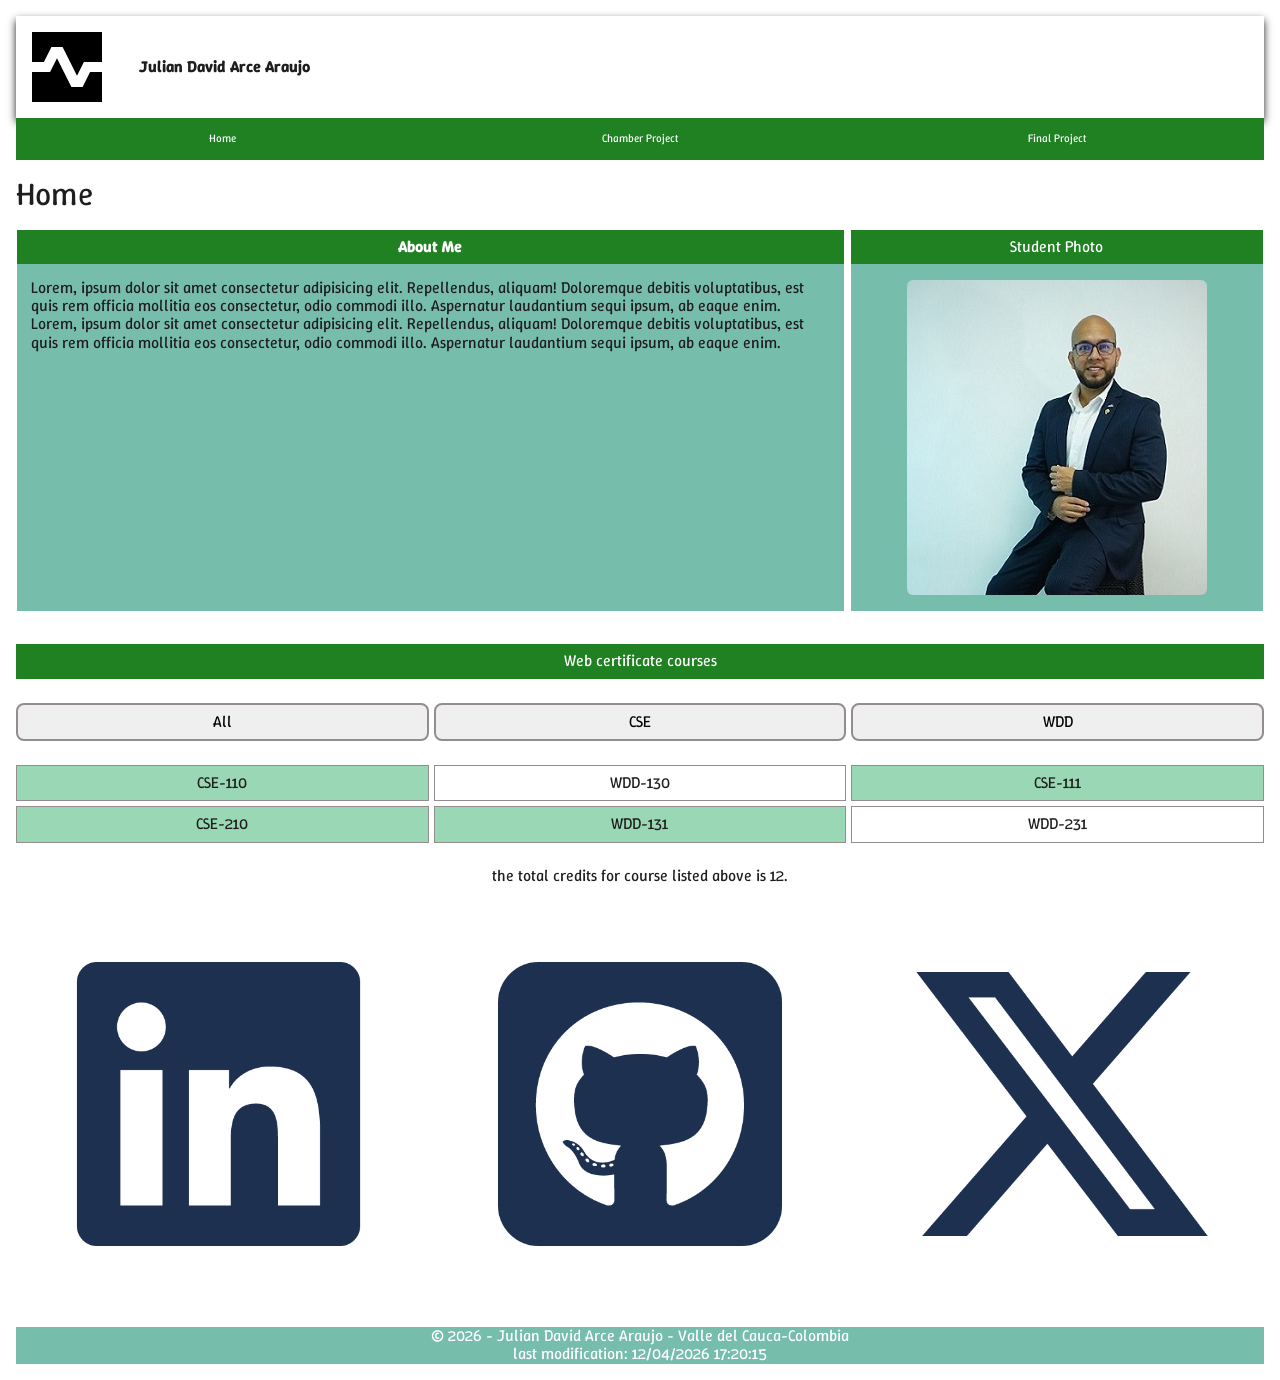
<file: index.html>
<!doctype html>
<html lang="en">
  <head>
    <meta charset="UTF-8" />
    <meta name="viewport" content="width=device-width, initial-scale=1.0" />
    <meta
      name="description"
      content="Portfolio page for Julian David Arce Araujo, showcasing BYU Pathway WDD 231 projects, web design skills, and course achievements."
    />
    <meta
      property="og:url"
      content="https://julianarce1995.github.io/wdd231/"
    />
    <meta property="og:type" content="website" />
    <meta
      property="og:title"
      content="BYU Pathway - Portfolio of Julian David Arce Araujo"
    />
    <meta
      property="og:description"
      content="Julian David's WDD 231 portfolio: final projects, web design skills, and course achievements."
    />
    <meta
      property="og:image"
      content="https://julianarce1995.github.io/wdd231/images/julian-arce.jpg"
    />
    <link rel="preconnect" href="https://fonts.googleapis.com" />
    <link rel="preconnect" href="https://fonts.gstatic.com" crossorigin />
    <link
      href="https://fonts.googleapis.com/css2?family=Archivo:ital,wght@0,100..900;1,100..900&family=Exo+2:ital,wght@0,100..900;1,100..900&family=Open+Sans:ital,wght@0,300..800;1,300..800&family=Space+Grotesk:wght@300..700&family=Winky+Sans:ital,wght@0,453;1,453&display=swap"
      rel="stylesheet"
    />
    <link rel="stylesheet" href="styles/normalize.css" />
    <link rel="stylesheet" href="styles/large.css" />
    <link rel="stylesheet" href="styles/small.css" />
    <script src="scripts/navigation.js" defer></script>
    <script src="scripts/course.js" defer></script>
    <script src="scripts/date.js" defer></script>
    <title>BYU Pathway</title>
  </head>
  <body>
    <header class="header">
      <div class="header-title">
        <img
          src="images/julian-arce-logo.svg"
          alt="Julian Arce Photo"
          loading="lazy"
        />
        <span>Julian David Arce Araujo</span>
        <div>
          <button type="button" id="menu"></button>
        </div>
      </div>
      <nav class="navbar">
        <ul class="navigation">
          <li><a class="p-1" href="/">Home</a></li>
          <li><a class="p-1" href="chamber.html">Chamber Project</a></li>
          <li>
            <a class="p-1" href="finalproject/index.html">Final Project</a>
          </li>
        </ul>
      </nav>
    </header>
    <main>
      <h1 class="home-title">Home</h1>
      <div class="home-content">
        <section class="about-me">
          <h2 class="about-me-title">About Me</h2>
          <p class="p-1">
            Lorem, ipsum dolor sit amet consectetur adipisicing elit.
            Repellendus, aliquam! Doloremque debitis voluptatibus, est quis rem
            officia mollitia eos consectetur, odio commodi illo. Aspernatur
            laudantium sequi ipsum, ab eaque enim. Lorem, ipsum dolor sit amet
            consectetur adipisicing elit. Repellendus, aliquam! Doloremque
            debitis voluptatibus, est quis rem officia mollitia eos consectetur,
            odio commodi illo. Aspernatur laudantium sequi ipsum, ab eaque enim.
          </p>
        </section>
        <section class="student-info">
          <h2>Student Photo</h2>
          <div>
            <img
              src="images/julian-arce.jpg"
              alt="Student Photo"
              loading="lazy"
            />
          </div>
        </section>
      </div>
      <section class="courses">
        <h2 class="course-title">Web certificate courses</h2>
        <div class="course-buttons">
          <button id="all-courses" class="border-2">All</button>
          <button id="cse-courses" class="border-2">CSE</button>
          <button id="wdd-courses" class="border-2">WDD</button>
        </div>
        <div id="course-names" class="course-name"></div>
        <p>
          the total credits for course listed above is
          <span id="total-credits"></span>.
        </p>
      </section>
    </main>
    <footer>
      <section class="footer-images">
        <a href="https://www.linkedin.com/in/julian-david-arce-araujo/">
          <img
            src="images/linkedin-brands-solid.png"
            alt="Julian Arce Photon"
            loading="lazy"
          />
        </a>
        <a href="https://github.com/julianarce1995/wdd231">
          <img
            src="images/square-github-brands-solid.png"
            alt="Julian Arce Photon"
            loading="lazy"
          />
        </a>
        <a href="https://x.com/?lang=es&q=from%3Ajulianarce1995">
          <img
            src="images/x-twitter-brands-solid.png"
            alt="Julian Arce Photon"
            loading="lazy"
          />
        </a>
      </section>
      <section class="footer-info">
        <p>
          ©
          <span id="currentyear"></span>
          - Julian David Arce Araujo - Valle del Cauca-Colombia
        </p>
        <span id="lastModified"></span>
      </section>
    </footer>
  </body>
</html>
</file>
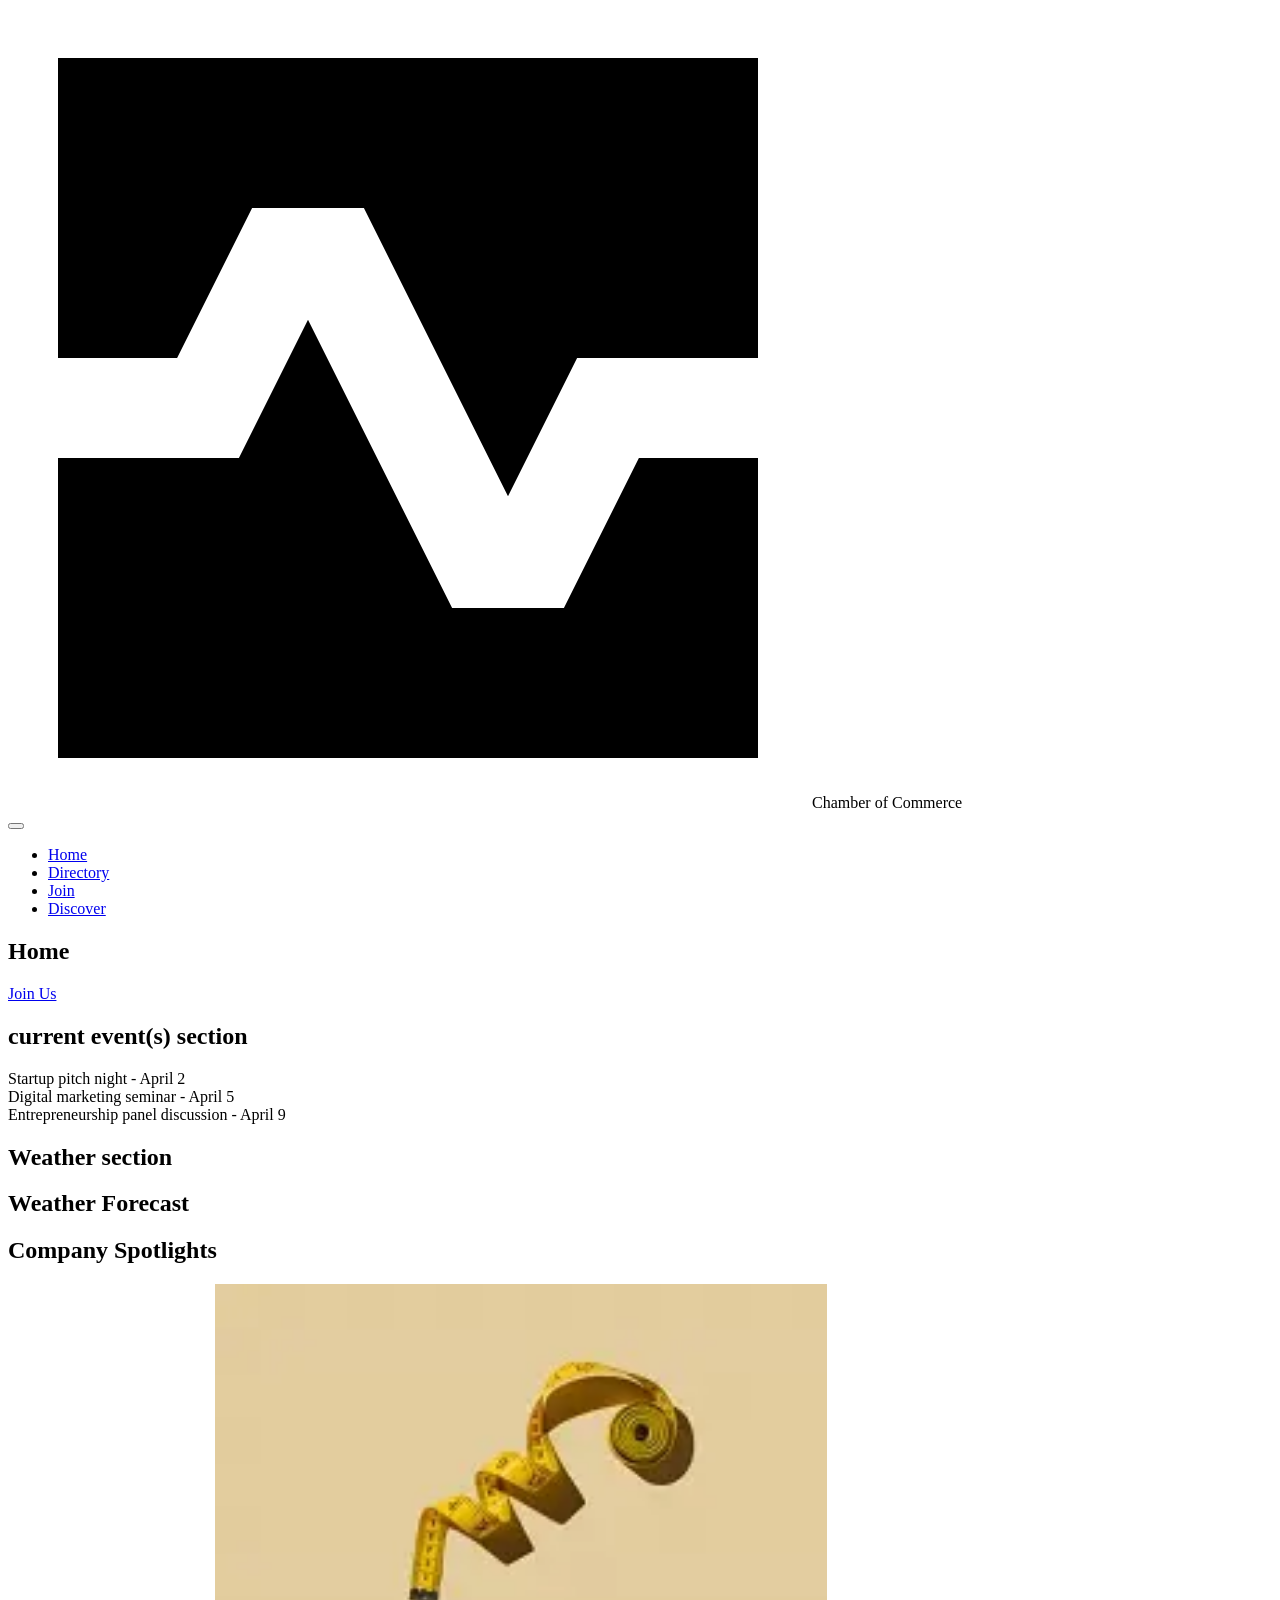
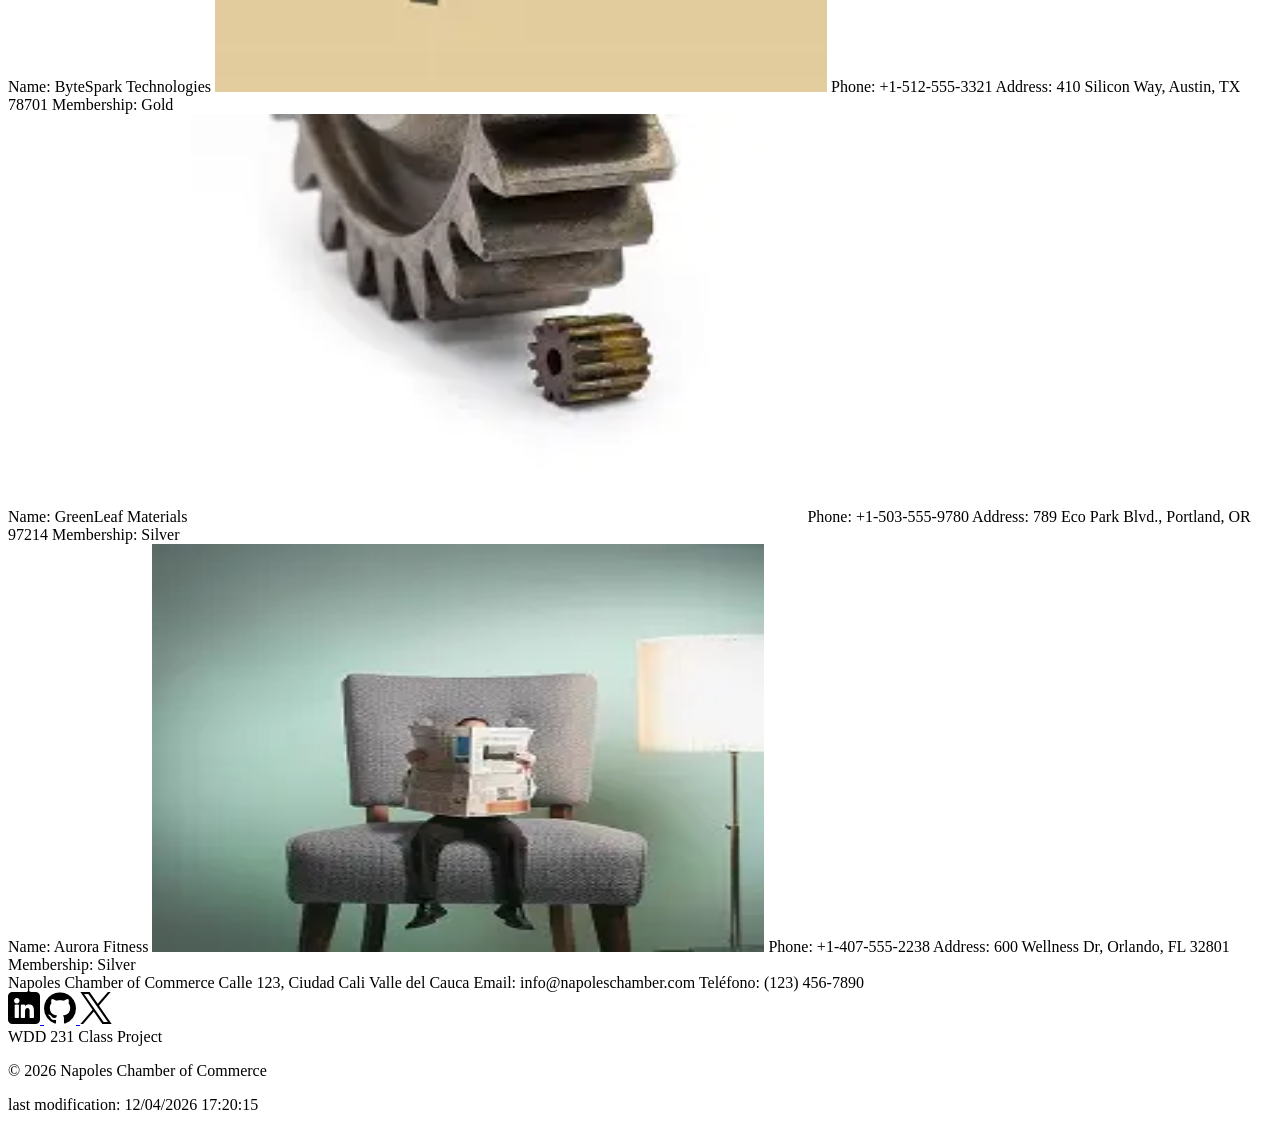
<file: chamber/index.html>
<!doctype html>
<html lang="en">
  <head>
    <meta charset="UTF-8" />
    <meta name="viewport" content="width=device-width, initial-scale=1.0" />
    <meta
      name="description"
      content="chamber project home page for BYU Pathway WDD 231, showcasing web design skills and course achievements."
    />
    <meta name="author" content="Julian David Arce Araujo" />
    <meta
      property="og:url"
      content="https://julianarce1995.github.io/wdd231/chamber/directory.html"
    />
    <meta property="og:type" content="website" />
    <meta
      property="og:title"
      content="Napoles Chamber Directory | BYU Pathway WDD231"
    />
    <meta
      property="og:description"
      content="Discover Napoles Chamber members and their contact information."
    />
    <meta
      property="og:image"
      content="https://julianarce1995.github.io/wdd231/chamber/images/yandy-subary.jpg"
    />
    <link rel="preconnect" href="https://fonts.googleapis.com" />
    <link rel="preconnect" href="https://fonts.gstatic.com" crossorigin />
    <link
      href="https://fonts.googleapis.com/css2?family=Archivo:ital,wght@0,100..900;1,100..900&family=Exo+2:ital,wght@0,100..900;1,100..900&family=Open+Sans:ital,wght@0,300..800;1,300..800&family=Space+Grotesk:wght@300..700&family=Winky+Sans:ital,wght@0,453;1,453&display=swap"
      rel="stylesheet"
    />
    <link rel="icon" href="images/favicon.ico" />
    <link
      rel="preload"
      href="styles/normalize.css"
      onload="this.rel = 'stylesheet'"
    />
    <noscript><link rel="stylesheet" href="styles/normalize.css" /></noscript>
    <link
      rel="preload"
      href="styles/normalize.css"
      onload="this.rel = 'stylesheet'"
    />
    <noscript><link rel="stylesheet" href="styles/normalize.css" /></noscript>
    <link
      rel="preload"
      href="styles/small.css"
      onload="this.rel = 'stylesheet'"
    />
    <noscript><link rel="stylesheet" href="styles/small.css" /></noscript>
    <link
      rel="preload"
      href="styles/large.css"
      onload="this.rel = 'stylesheet'"
    />
    <noscript><link rel="stylesheet" href="styles/large.css" /></noscript>
    <script src="scripts/company.js" defer></script>
    <script src="scripts/events.js" defer></script>
    <script src="scripts/weather.js" defer></script>
    <script src="scripts/date.js" defer></script>
    <script src="scripts/navigation.js" defer></script>
    <title>Home | Chamber of Commerce</title>
  </head>
  <body>
    <header class="header">
      <div class="header-title">
        <img
          src="images/julian-arce-logo.svg"
          alt="Julian Arce Photo"
          loading="lazy"
        />
        <span>Chamber of Commerce</span>
      </div>
      <div class="menu">
        <button
          type="button"
          id="menu"
          aria-label="Toggle navigation menu"
          aria-expanded="false"
          aria-controls="navigation"
        ></button>
      </div>
      <nav class="navbar">
        <ul class="navigation">
          <li><a class="p-1 active" href="index.html">Home</a></li>
          <li><a class="p-1" href="directory.html">Directory</a></li>
          <li><a class="p-1" href="join.html">Join</a></li>
          <li><a class="p-1" href="discover.html">Discover</a></li>
        </ul>
      </nav>
    </header>
    <main>
      <section class="home">
        <div
          class="hero-image"
          role="img"
          aria-label="Vista representativa de Napoles y su comunidad empresarial local"
        >
          <h1>Home</h1>
          <a href="join.html" class="button">Join Us</a>
        </div>
      </section>
      <div class="container">
        <section class="current-event">
          <h2>current event(s) section</h2>
          <div id="current-event"></div>
        </section>
        <section class="weather-section">
          <h2>Weather section</h2>
          <div id="weather-section"></div>
        </section>
        <section class="weather-forecast">
          <h2>Weather Forecast</h2>
          <div id="weather-forecast"></div>
        </section>
      </div>
      <section class="company-spotlights">
        <h2>Company Spotlights</h2>
        <div id="company-spotlight"></div>
      </section>
    </main>
    <footer>
      <div class="footer-info">
        <span>Napoles Chamber of Commerce</span>
        <span>Calle 123, Ciudad</span>
        <span>Cali Valle del Cauca</span>
        <span>Email: info@napoleschamber.com</span>
        <span>Teléfono: (123) 456-7890</span>
      </div>
      <div class="footer-images">
        <a href="https://www.linkedin.com/in/julian-david-arce-araujo/">
          <img
            src="images/linkedin.png"
            width="32"
            height="32"
            alt="linkedin logo"
            loading="lazy"
          />
        </a>
        <a href="https://github.com/julianarce1995/wdd231">
          <img
            src="images/github-logo.png"
            width="32"
            height="32"
            alt="GitHub logo"
            loading="lazy"
          />
        </a>
        <a href="https://x.com/?lang=es&q=from%3Ajulianarce1995">
          <img
            src="images/twitter.png"
            width="32"
            height="32"
            alt="X logo"
            loading="lazy"
          />
        </a>
      </div>
      <div class="footer-info">
        <span>WDD 231 Class Project</span>
        <p>
          ©
          <span id="currentyear"></span>
          Napoles Chamber of Commerce
        </p>
        <span id="lastModified"></span>
      </div>
    </footer>
  </body>
</html>
</file>
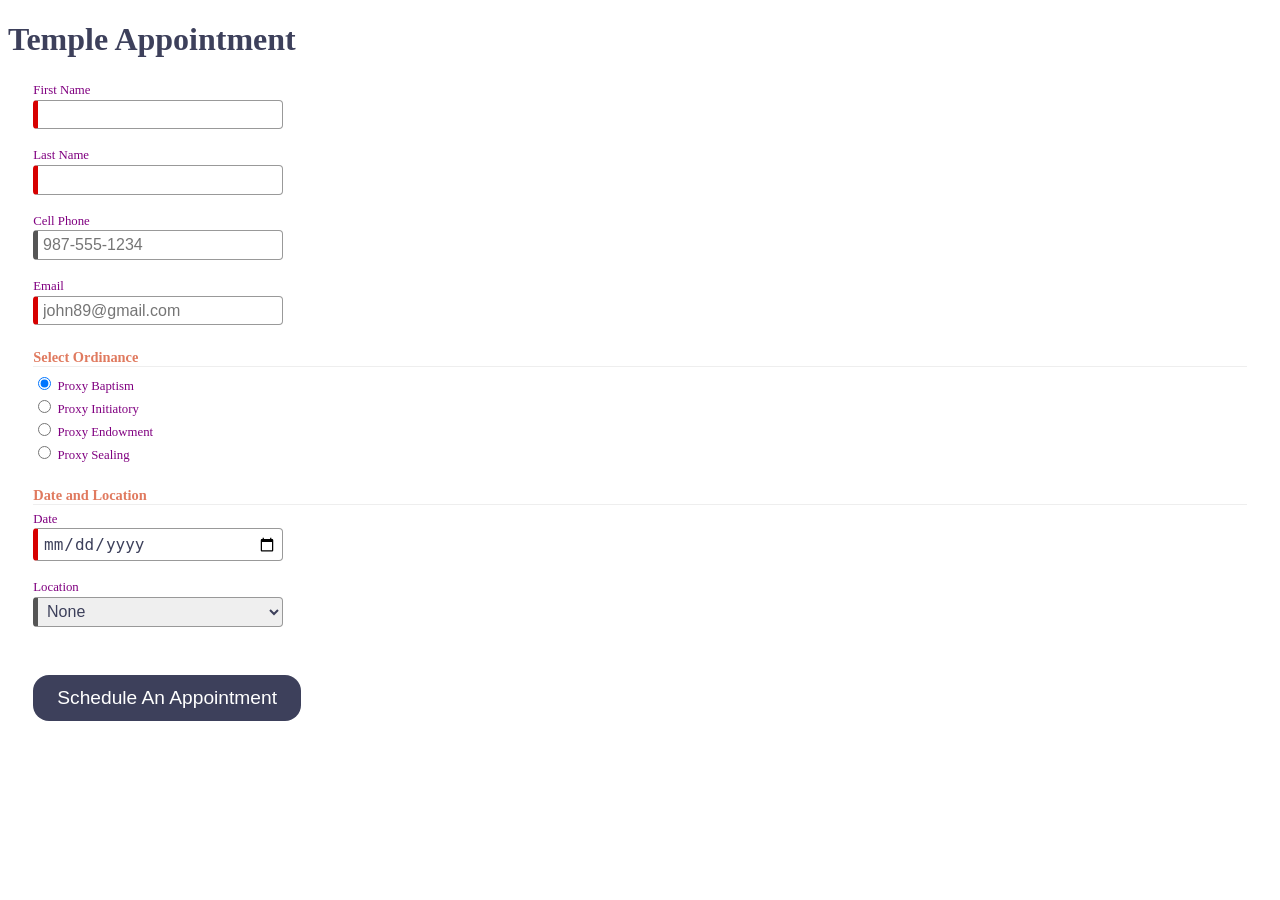
<file: startHere/index.html>
<!DOCTYPE html>
<html lang="en">

<head>
  <meta charset="UTF-8">
  <meta name="viewport" content="width=device-width, initial-scale=1.0">
  <meta name="description" content="Web Lab Start File">
  <meta name="author" content="Paul Cheney">

  <link rel="stylesheet" href="styles/small.css">
  <link rel="stylesheet" href="styles/large.css">

  <title>Web Lab Start File</title>
</head>

<body>

  <main>
    <h1>Temple Appointment</h1>

    <form method="GET" action="thanks.html" class="designOne">
      <label>First Name <input type="text" name="first" required autocomplete="given-name" title="Your First Name"></label>
        <label>Last Name <input type="text" name="last" required autocomplete="family-name" title="Your Last Name"></label>
        <label>Cell Phone <input type="tel" name="phone"  autocomplete="tel" title="A Phone Number with dashes" placeholder="987-555-1234" ></label>
        <label>Email <input type="email" name="email" required placeholder="john89@gmail.com"  title="Your Email" autocomplete="email"></label>
  

        <h3>Select Ordinance</h3>
        <label><input type="radio" name="ordinance" value="Baptism" checked> Proxy Baptism</label>
        <label><input type="radio" name="ordinance" value="Initiatory"> Proxy Initiatory</label>
        <label><input type="radio" name="ordinance" value="Endowment"> Proxy Endowment</label>
        <label><input type="radio" name="ordinance" value="Sealing"> Proxy Sealing</label>

        
        <h3>Date and Location</h3>
        <label>Date <input type="date" name="date" required></label>

        <label>Location
          <select name="location" required>
            <option value="">None</option>
            <option value="Payson">Payson</option>
            <option value="Orem">Orem</option>
            <option value="Provo City Center">Provo City Center</option>
        </label>

        <input type="submit" value="Schedule An Appointment">
    </form>

    
  </main>

</body>
</html>
</file>
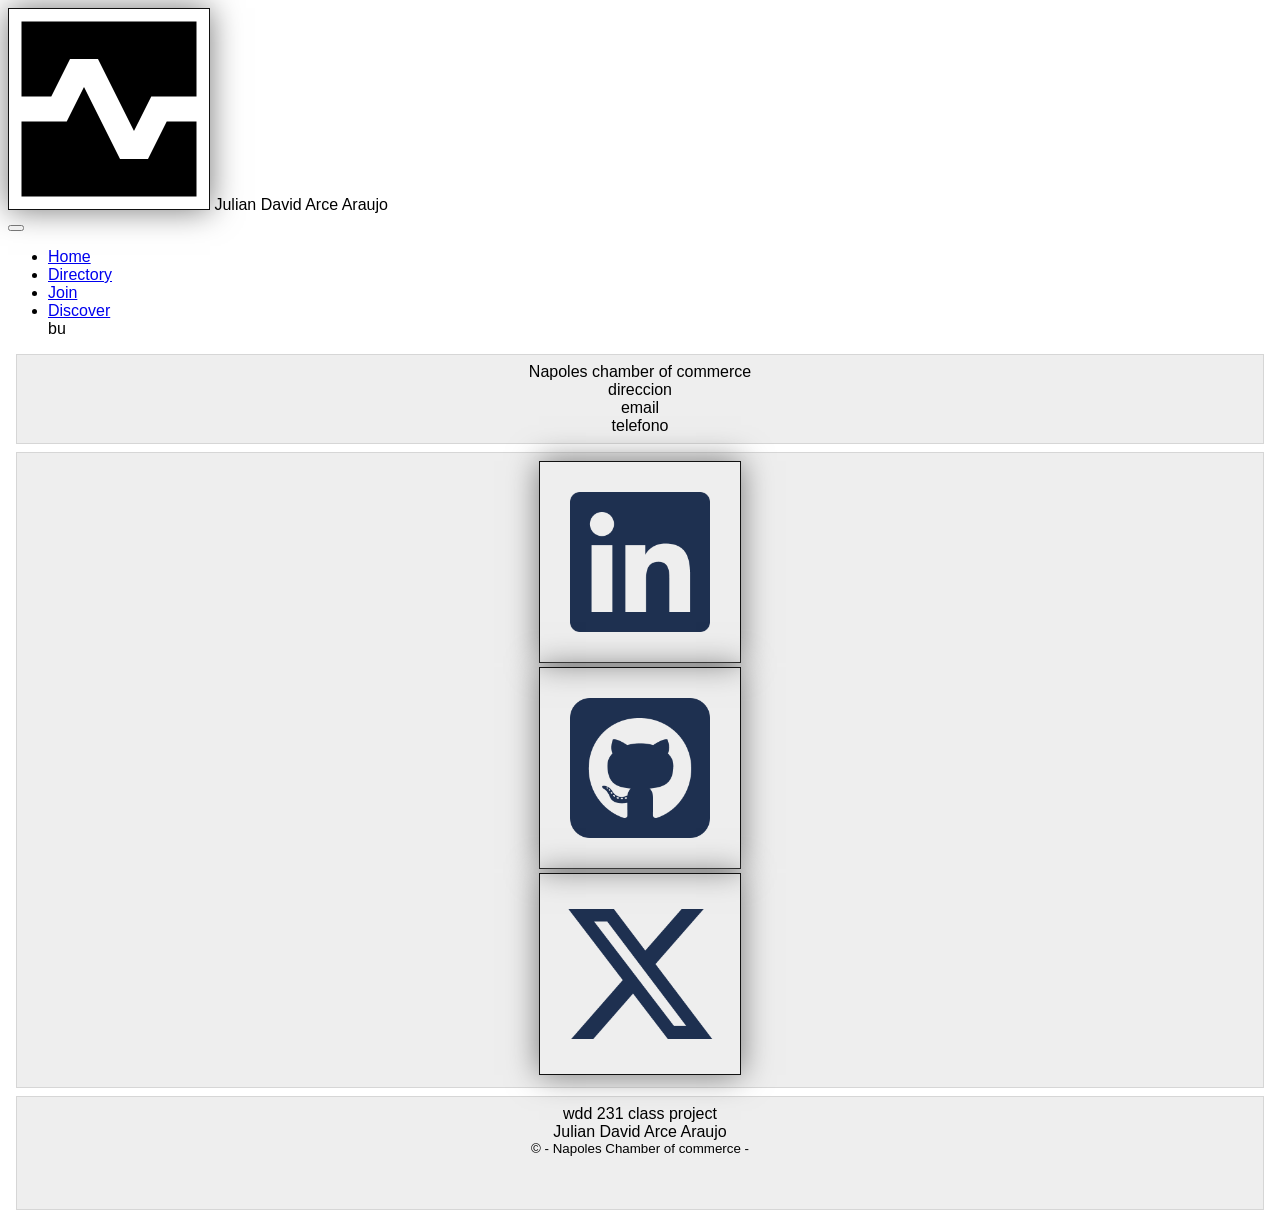
<file: prophets.html>
<!doctype html>
<html lang="en">
  <head>
    <meta charset="UTF-8" />
    <meta name="viewport" content="width=device-width, initial-scale=1.0" />
    <meta
      name="description"
      content="Portfolio page for Julian David Arce Araujo, showcasing BYU Pathway WDD 231 projects, web design skills, and course achievements."
    />
    <meta name="author" content="Julian David Arce Araujo" />
    <meta
      property="og:description"
      content="Discover a service-oriented, globally-connected Christian church that is led by a prophet of God and seeks to follow Jesus Christ and His restored gospel."
    />
    <meta
      property="og:image"
      content="https://www.churchofjesuschrist.org/imgs/45e59c1c726d11ec9eb5eeeeac1ea79d5f76a9ce/full/!1280%2C674/0/default"
    />
    <meta
      property="og:title"
      content="Homepage - The Church of Jesus Christ of Latter-day Saints"
    />
    <link rel="icon" href="images/favicon.ico" />
    <link rel="stylesheet" href="styles/prophets.css" />
    <script src="scripts/prophets.js" defer></script>
    <title>BYU Pathway</title>
  </head>
  <body>
    <header class="header">
      <div class="header-title">
        <img
          src="images/julian-arce-logo.svg"
          alt="Julian Arce Photo"
          loading="lazy"
        />
        <span>Julian David Arce Araujo</span>
        <div>
          <button type="button" id="menu"></button>
        </div>
      </div>
      <ul class="navigation">
        <li><a class="p-1" href="/">Home</a></li>
        <li><a class="p-1" href="directory.html">Directory</a></li>
        <li><a class="p-1" href="Join.html">Join</a></li>
        <li><a class="p-1" href="Discover.html">Discover</a></li>
        bu
      </ul>
    </header>
    <footer>
      <section>
        <span>Napoles chamber of commerce</span>
        <span>direccion</span>
        <span>email</span>
        <span>telefono</span>
      </section>
      <section class="footer-images">
        <a href="https://www.linkedin.com/in/julian-david-arce-araujo/">
          <img
            src="images/linkedin-brands-solid.png"
            alt="Julian Arce Photon"
            loading="lazy"
          />
        </a>
        <a href="https://github.com/julianarce1995/wdd231">
          <img
            src="images/square-github-brands-solid.png"
            alt="Julian Arce Photon"
            loading="lazy"
          />
        </a>
        <a href="https://x.com/?lang=es&q=from%3Ajulianarce1995">
          <img
            src="images/x-twitter-brands-solid.png"
            alt="Julian Arce Photon"
            loading="lazy"
          />
        </a>
      </section>
      <section class="footer-info">
        <span>wdd 231 class project</span>
        <span>Julian David Arce Araujo</span>
        <p>
          ©
          <span id="currentyear"></span>
          - Napoles Chamber of commerce -
        </p>
        <span id="lastModified"></span>
      </section>
    </footer>
  </body>
</html>
</file>
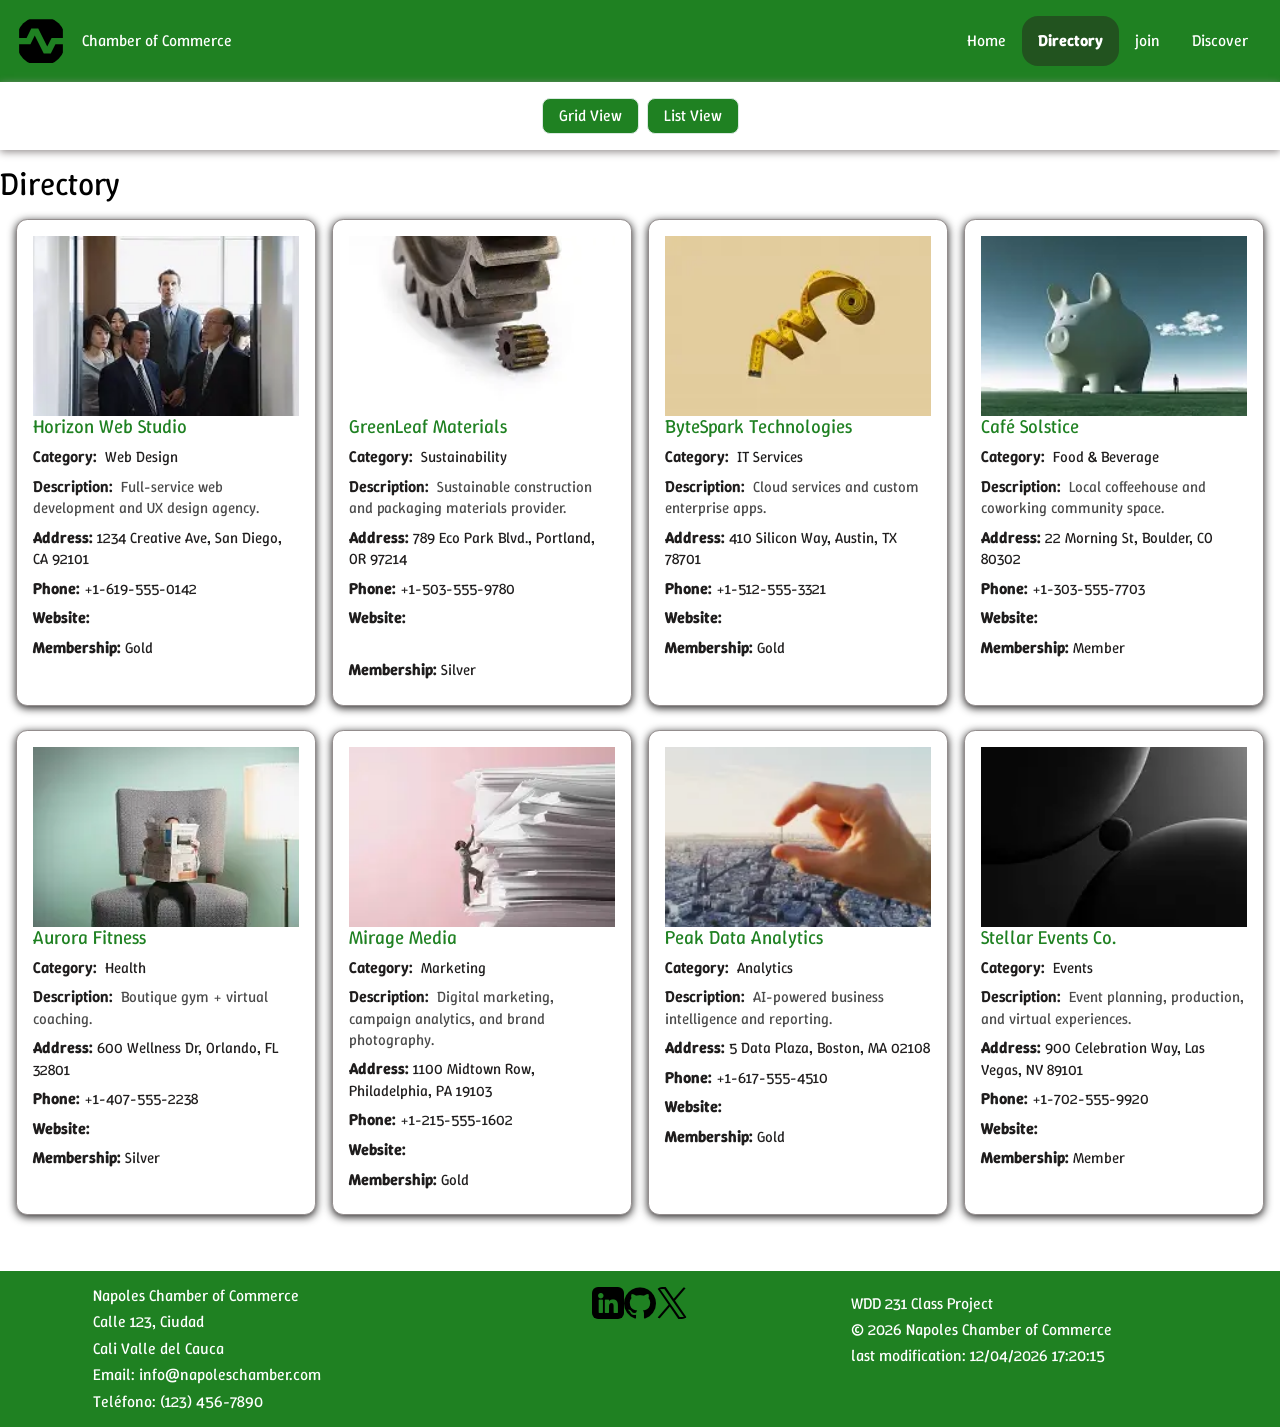
<file: chamber/directory.html>
<!doctype html>
<html lang="en">
  <head>
    <meta charset="UTF-8" />
    <meta name="viewport" content="width=device-width, initial-scale=1.0" />
    <meta
      name="description"
      content="chamber project for BYU Pathway WDD 231, showcasing web design skills and course achievements."
    />
    <meta name="author" content="Julian David Arce Araujo" />
    <meta
      property="og:url"
      content="https://julianarce1995.github.io/wdd231/chamber/directory.html"
    />
    <meta property="og:type" content="website" />
    <meta
      property="og:title"
      content="Napoles Chamber Directory | BYU Pathway WDD231"
    />
    <meta
      property="og:description"
      content="Discover Napoles Chamber member directory with trusted local businesses, complete with responsive grid and list views for fast browsing and engagement."
    />
    <meta
      property="og:image"
      content="https://julianarce1995.github.io/wdd231/chamber/images/yandy-subary.jpg"
    />
    <link rel="preconnect" href="https://fonts.googleapis.com" />
    <link rel="preconnect" href="https://fonts.gstatic.com" crossorigin />
    <link
      href="https://fonts.googleapis.com/css2?family=Archivo:ital,wght@0,100..900;1,100..900&family=Exo+2:ital,wght@0,100..900;1,100..900&family=Open+Sans:ital,wght@0,300..800;1,300..800&family=Space+Grotesk:wght@300..700&family=Winky+Sans:ital,wght@0,453;1,453&display=swap"
      rel="stylesheet"
    />
    <link rel="icon" href="images/favicon.ico" />
    <link rel="stylesheet" href="styles/normalize.css" />
    <link rel="stylesheet" href="styles/small.css" />
    <link rel="stylesheet" href="styles/large.css" />
    <script src="scripts/members.js" defer></script>
    <script src="scripts/date.js" defer></script>
    <script src="scripts/navigation.js" defer></script>
    <title>Directory | Chamber of Commerce</title>
  </head>
  <body>
    <header class="header">
      <div class="header-title">
        <img
          src="images/julian-arce-logo.svg"
          alt="Julian Arce Photo"
          loading="lazy"
        />
        <span>Chamber of Commerce</span>
      </div>
      <div class="menu">
        <button type="button" id="menu"></button>
      </div>
      <nav class="navbar">
        <ul class="navigation">
          <li><a class="p-1" href="index.html">Home</a></li>
          <li><a class="p-1 active" href="directory.html">Directory</a></li>
          <li><a class="p-1" href="join.html">join</a></li>
          <li><a class="p-1" href="discover.html">Discover</a></li>
        </ul>
      </nav>
    </header>
    <main>
      <div class="view-toggle">
        <button id="gridView" class="button" type="button" aria-pressed="true">
          Grid View
        </button>
        <button id="listView" class="button" type="button" aria-pressed="false">
          List View
        </button>
      </div>
      <h1>Directory</h1>
      <div id="cards"></div>
    </main>
    <footer>
      <div class="footer-info">
        <span>Napoles Chamber of Commerce</span>
        <span>Calle 123, Ciudad</span>
        <span>Cali Valle del Cauca</span>
        <span>Email: info@napoleschamber.com</span>
        <span>Teléfono: (123) 456-7890</span>
      </div>
      <section class="footer-images">
        <a href="https://www.linkedin.com/in/julian-david-arce-araujo/">
          <img
            src="images/linkedin.png"
            alt="linkedin logo"
            loading="lazy"
          />
        </a>
        <a href="https://github.com/julianarce1995/wdd231">
          <img
            src="images/github-logo.png"
            alt="GitHub logo"
            loading="lazy"
          />
        </a>
        <a href="https://x.com/?lang=es&q=from%3Ajulianarce1995">
          <img
            src="images/twitter.png"
            alt="X logo"
            loading="lazy"
          />
        </a>
      </section>
      <section class="footer-info">
        <span>WDD 231 Class Project</span>
        <p>
          ©
          <span id="currentyear"></span>
          Napoles Chamber of Commerce
        </p>
        <span id="lastModified"></span>
      </section>
    </footer>
  </body>
</html>
</file>
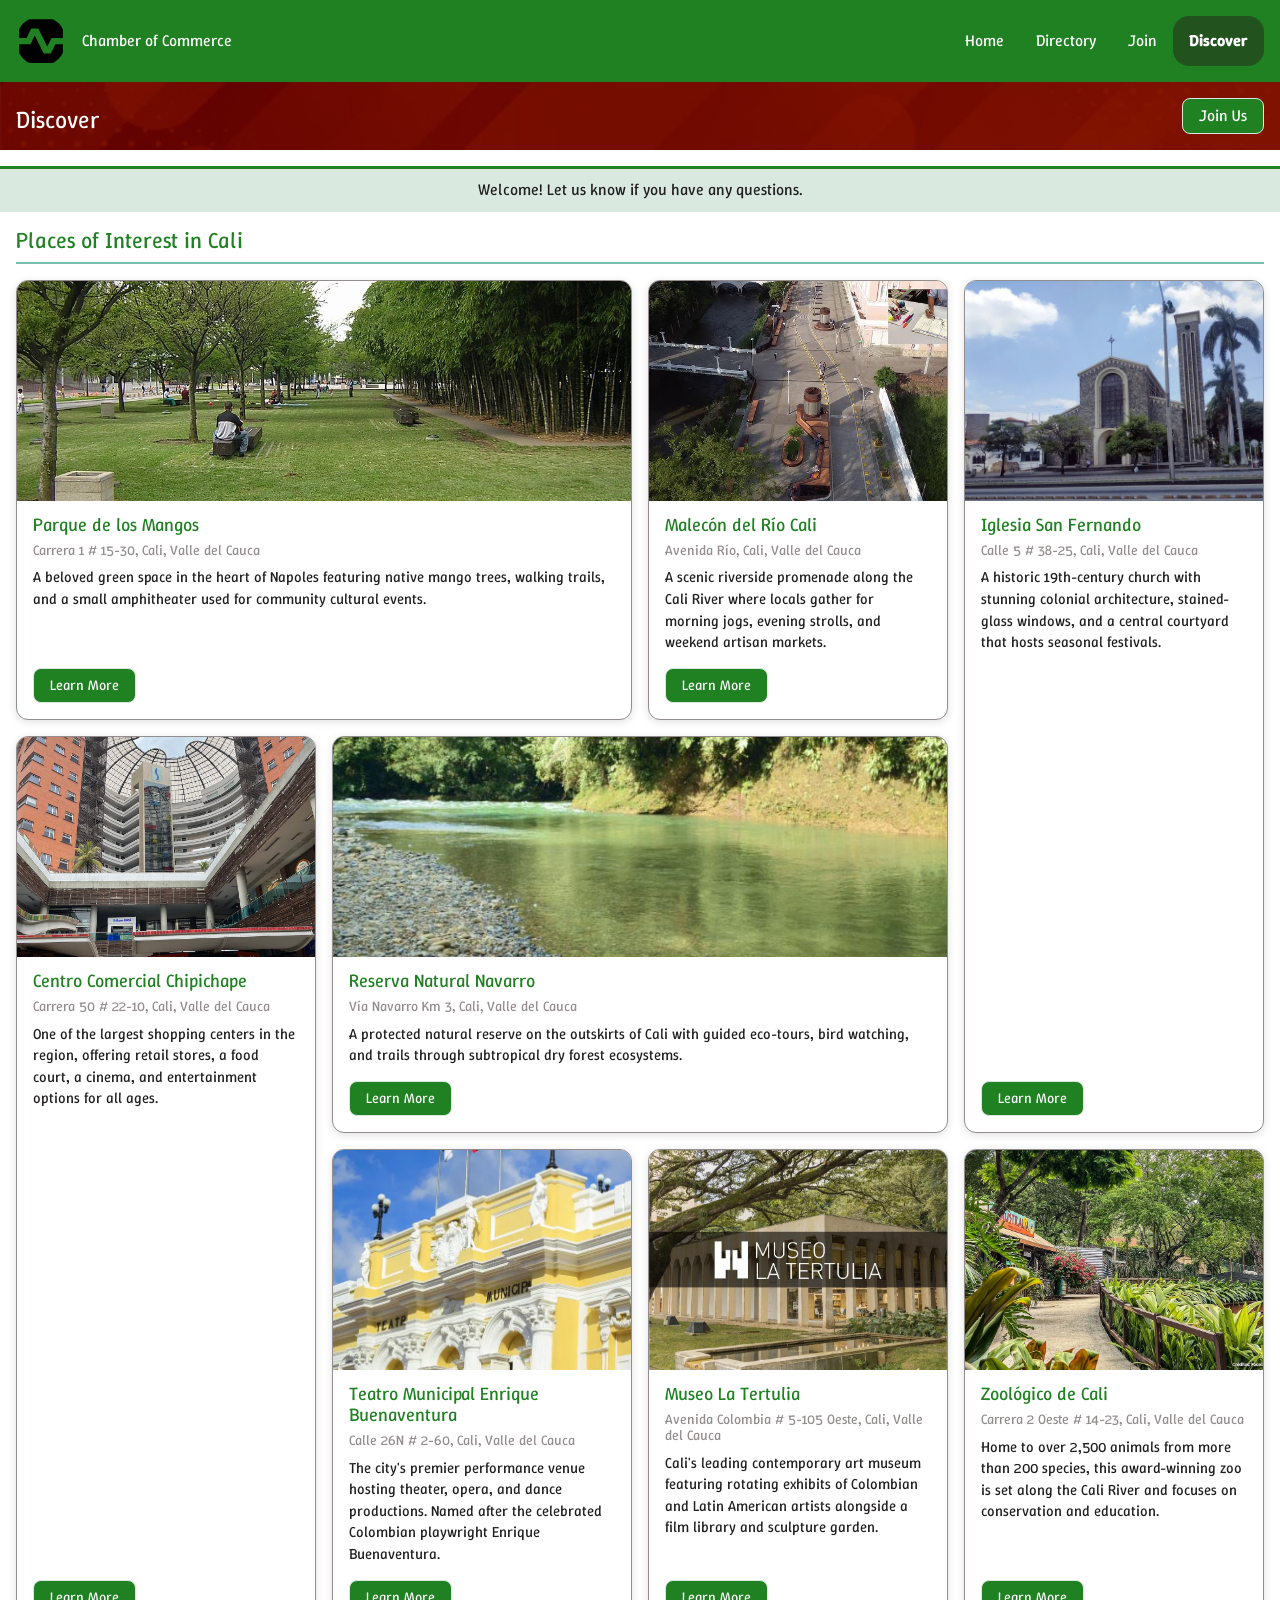
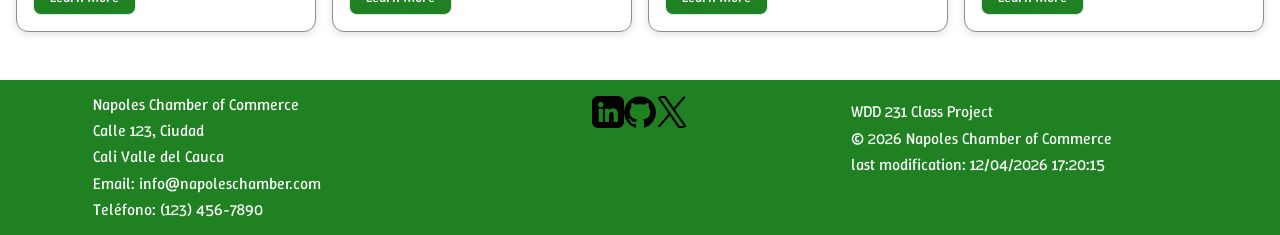
<file: chamber/discover.html>
<!doctype html>
<html lang="en">
  <head>
    <meta charset="UTF-8" />
    <meta name="viewport" content="width=device-width, initial-scale=1.0" />
    <meta
      name="description"
      content="Discover 8 places of interest around Napoles, Cali — parks, museums, theaters, and more."
    />
    <meta name="author" content="Julian David Arce Araujo" />
    <meta
      property="og:url"
      content="https://julianarce1995.github.io/wdd231/chamber/discover.html"
    />
    <meta property="og:type" content="website" />
    <meta
      property="og:title"
      content="Napoles Chamber Discover | BYU Pathway WDD231"
    />
    <meta
      property="og:description"
      content="Discover 8 places of interest around Napoles, Cali — parks, museums, theaters, and more."
    />
    <meta
      property="og:image"
      content="https://julianarce1995.github.io/wdd231/chamber/images/yandy-subary.jpg"
    />
    <link rel="preconnect" href="https://fonts.googleapis.com" />
    <link rel="preconnect" href="https://fonts.gstatic.com" crossorigin />
    <link
      href="https://fonts.googleapis.com/css2?family=Archivo:ital,wght@0,100..900;1,100..900&family=Exo+2:ital,wght@0,100..900;1,100..900&family=Open+Sans:ital,wght@0,300..800;1,300..800&family=Space+Grotesk:wght@300..700&family=Winky+Sans:ital,wght@0,453;1,453&display=swap"
      rel="stylesheet"
    />
    <link rel="icon" href="images/favicon.ico" />
    <link rel="stylesheet" href="styles/normalize.css" />
    <link rel="stylesheet" href="styles/small.css" />
    <link rel="stylesheet" href="styles/medium.css" />
    <link rel="stylesheet" href="styles/large.css" />
    <script src="scripts/date.js" defer></script>
    <script src="scripts/navigation.js" defer></script>
    <script type="module" src="scripts/discover.js"></script>
    <title>Discover | Chamber of Commerce</title>
  </head>
  <body>
    <header class="header">
      <div class="header-title">
        <img
          src="images/julian-arce-logo.svg"
          alt="Julian Arce Photo"
          loading="lazy"
        />
        <span>Chamber of Commerce</span>
      </div>
      <div class="menu">
        <button
          type="button"
          id="menu"
          aria-label="Toggle navigation menu"
          aria-expanded="false"
          aria-controls="navigation"
        ></button>
      </div>
      <nav class="navbar">
        <ul class="navigation" id="navigation">
          <li><a class="p-1" href="index.html">Home</a></li>
          <li><a class="p-1" href="directory.html">Directory</a></li>
          <li><a class="p-1" href="join.html">Join</a></li>
          <li><a class="p-1 active" href="discover.html">Discover</a></li>
        </ul>
      </nav>
    </header>

    <main>
      <section class="home">
        <div
          class="hero-image"
          role="img"
          aria-label="Vista representativa de Napoles y su comunidad empresarial local"
        >
          <h1>Discover</h1>
          <a href="join.html" class="button">Join Us</a>
        </div>
      </section>

      <div id="visit-banner" class="visit-banner" aria-live="polite"></div>

      <section class="discover-section">
        <h2 class="discover-title">Places of Interest in Cali</h2>
        <div id="discover-grid" class="discover-grid"></div>
      </section>
    </main>

    <footer>
      <div class="footer-info">
        <span>Napoles Chamber of Commerce</span>
        <span>Calle 123, Ciudad</span>
        <span>Cali Valle del Cauca</span>
        <span>Email: info@napoleschamber.com</span>
        <span>Teléfono: (123) 456-7890</span>
      </div>
      <div class="footer-images">
        <a href="https://www.linkedin.com/in/julian-david-arce-araujo/">
          <img
            src="images/linkedin.png"
            width="32"
            height="32"
            alt="linkedin logo"
            loading="lazy"
          />
        </a>
        <a href="https://github.com/julianarce1995/wdd231">
          <img
            src="images/github-logo.png"
            width="32"
            height="32"
            alt="GitHub logo"
            loading="lazy"
          />
        </a>
        <a href="https://x.com/?lang=es&q=from%3Ajulianarce1995">
          <img
            src="images/twitter.png"
            width="32"
            height="32"
            alt="X logo"
            loading="lazy"
          />
        </a>
      </div>
      <div class="footer-info">
        <span>WDD 231 Class Project</span>
        <p>
          ©
          <span id="currentyear"></span>
          Napoles Chamber of Commerce
        </p>
        <span id="lastModified"></span>
      </div>
    </footer>
  </body>
</html>
</file>
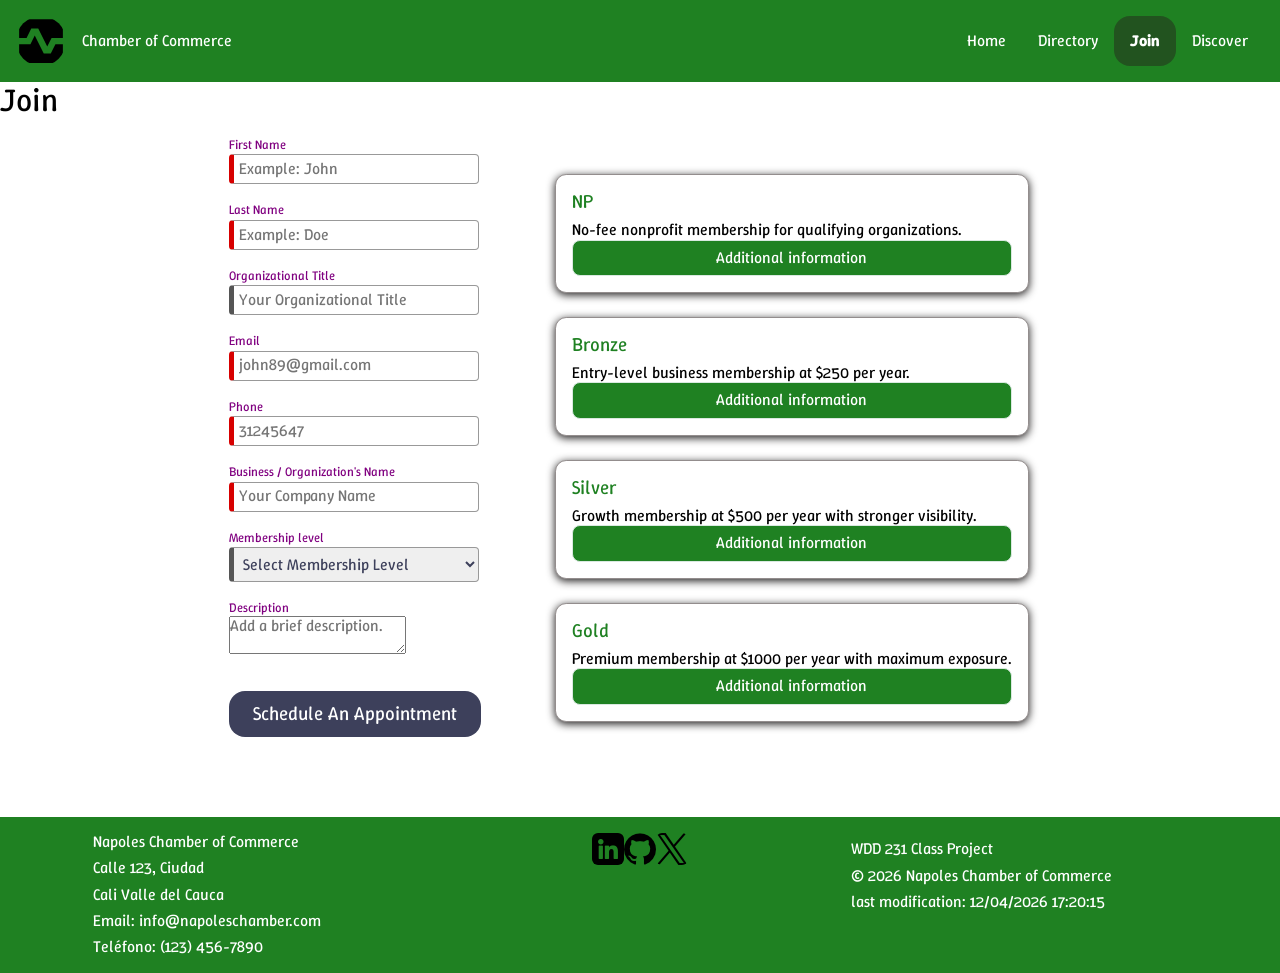
<file: chamber/join.html>
<!doctype html>
<html lang="en">
  <head>
    <meta charset="UTF-8" />
    <meta name="viewport" content="width=device-width, initial-scale=1.0" />
    <meta
      name="description"
      content="chamber project home page for BYU Pathway WDD 231, showcasing web design skills and course achievements."
    />
    <meta name="author" content="Julian David Arce Araujo" />
    <meta
      property="og:url"
      content="https://julianarce1995.github.io/wdd231/chamber/directory.html"
    />
    <meta property="og:type" content="website" />
    <meta
      property="og:title"
      content="Napoles Chamber Directory | BYU Pathway WDD231"
    />
    <meta
      property="og:description"
      content="Join the Napoles Chamber to grow your business, connect with trusted local leaders, and unlock opportunities that move your goals forward."
    />
    <meta
      property="og:image"
      content="https://julianarce1995.github.io/wdd231/chamber/images/yandy-subary.jpg"
    />
    <link rel="preconnect" href="https://fonts.googleapis.com" />
    <link rel="preconnect" href="https://fonts.gstatic.com" crossorigin />
    <link
      href="https://fonts.googleapis.com/css2?family=Archivo:ital,wght@0,100..900;1,100..900&family=Exo+2:ital,wght@0,100..900;1,100..900&family=Open+Sans:ital,wght@0,300..800;1,300..800&family=Space+Grotesk:wght@300..700&family=Winky+Sans:ital,wght@0,453;1,453&display=swap"
      rel="stylesheet"
    />
    <link rel="icon" href="images/favicon.ico" />
    <link rel="stylesheet" href="styles/normalize.css" />
    <link rel="stylesheet" href="styles/small.css" />
    <link rel="stylesheet" href="styles/large.css" />
    <script src="scripts/membership.js" defer></script>
    <script src="scripts/date.js" defer></script>
    <script src="scripts/navigation.js" defer></script>
    <title>Join | Chamber of Commerce</title>
  </head>
  <body>
    <header class="header">
      <div class="header-title">
        <img
          src="images/julian-arce-logo.svg"
          alt="Julian Arce Photo"
          loading="lazy"
        />
        <span>Chamber of Commerce</span>
      </div>
      <div class="menu">
        <button
          type="button"
          id="menu"
          aria-label="Toggle navigation menu"
          aria-expanded="false"
          aria-controls="navigation"
        ></button>
      </div>
      <nav class="navbar" id="navigation">
        <ul class="navigation">
          <li><a class="p-1" href="index.html">Home</a></li>
          <li><a class="p-1" href="directory.html">Directory</a></li>
          <li><a class="p-1 active" href="join.html">Join</a></li>
          <li><a class="p-1" href="discover.html">Discover</a></li>
        </ul>
      </nav>
    </header>
    <main>
      <h1>Join</h1>
      <div class="join-main">
        <form method="GET" action="thankyou.html" class="designOne">
          <div>
            <label for="first-name">First Name </label>
            <input
              id="first-name"
              type="text"
              required
              name="first"
              title="Your First Name"
              autocomplete="given-name"
              placeholder="Example: John"
            />
          </div>

          <div>
            <label for="last-name">Last Name </label>
            <input
              id="last-name"
              type="text"
              required
              name="last"
              title="Your Last Name"
              autocomplete="family-name"
              placeholder="Example: Doe"
            />
          </div>

          <div>
            <label for="organizational-title">Organizational Title </label>
            <input
              id="organizational-title"
              type="text"
              name="organizational-title"
              title="Your Organizational Title"
              autocomplete="organization-title"
              pattern="[A-Za-z\- ]{7,}"
              placeholder="Your Organizational Title"
            />
          </div>

          <div>
            <label for="email">Email </label>
            <input
              id="email"
              type="email"
              required
              name="email"
              autocomplete="email"
              title="Your Email"
              placeholder="john89@gmail.com"
            />
          </div>

          <div>
            <label for="phone">Phone </label>
            <input
              id="phone"
              type="tel"
              required
              name="phone"
              title="Your Phone Number"
              autocomplete="tel"
              placeholder="31245647"
            />
          </div>

          <div>
            <label for="company">Business / Organization's Name </label>
            <input
              id="company"
              type="text"
              required
              name="company"
              title="Your Company Name"
              autocomplete="organization"
              placeholder="Your Company Name"
            />
          </div>

          <div>
            <label for="membership-level">Membership level</label>
            <select name="membership-level" required id="membership-level">
              <option value="">Select Membership Level</option>
              <option value="NP">NP</option>
              <option value="Bronze">Bronze</option>
              <option value="Silver">Silver</option>
              <option value="Gold">Gold</option>
            </select>
          </div>

          <div>
            <label for="description">Description</label>
            <textarea
              id="description"
              title="Description"
              name="description"
              placeholder="Add a brief description."
            ></textarea>
          </div>

          <div>
            <input id="timestamp" type="hidden" name="timestamp" />
          </div>

          <div>
            <input type="submit" value="Schedule An Appointment" />
          </div>
        </form>
        <div id="cards" class="grid-cards"></div>
        <div>
          <dialog id="dialog" class="dialog"></dialog>
        </div>
      </div>
    </main>
    <footer>
      <div class="footer-info">
        <span>Napoles Chamber of Commerce</span>
        <span>Calle 123, Ciudad</span>
        <span>Cali Valle del Cauca</span>
        <span>Email: info@napoleschamber.com</span>
        <span>Teléfono: (123) 456-7890</span>
      </div>
      <div class="footer-images">
        <a href="https://www.linkedin.com/in/julian-david-arce-araujo/">
          <img
            src="images/linkedin.png"
            width="32"
            height="32"
            alt="linkedin logo"
            loading="lazy"
          />
        </a>
        <a href="https://github.com/julianarce1995/wdd231">
          <img
            src="images/github-logo.png"
            width="32"
            height="32"
            alt="GitHub logo"
            loading="lazy"
          />
        </a>
        <a href="https://x.com/?lang=es&q=from%3Ajulianarce1995">
          <img
            src="images/twitter.png"
            width="32"
            height="32"
            alt="X logo"
            loading="lazy"
          />
        </a>
      </div>
      <div class="footer-info">
        <span>WDD 231 Class Project</span>
        <p>
          ©
          <span id="currentyear"></span>
          Napoles Chamber of Commerce
        </p>
        <span id="lastModified"></span>
      </div>
    </footer>
  </body>
</html>
</file>
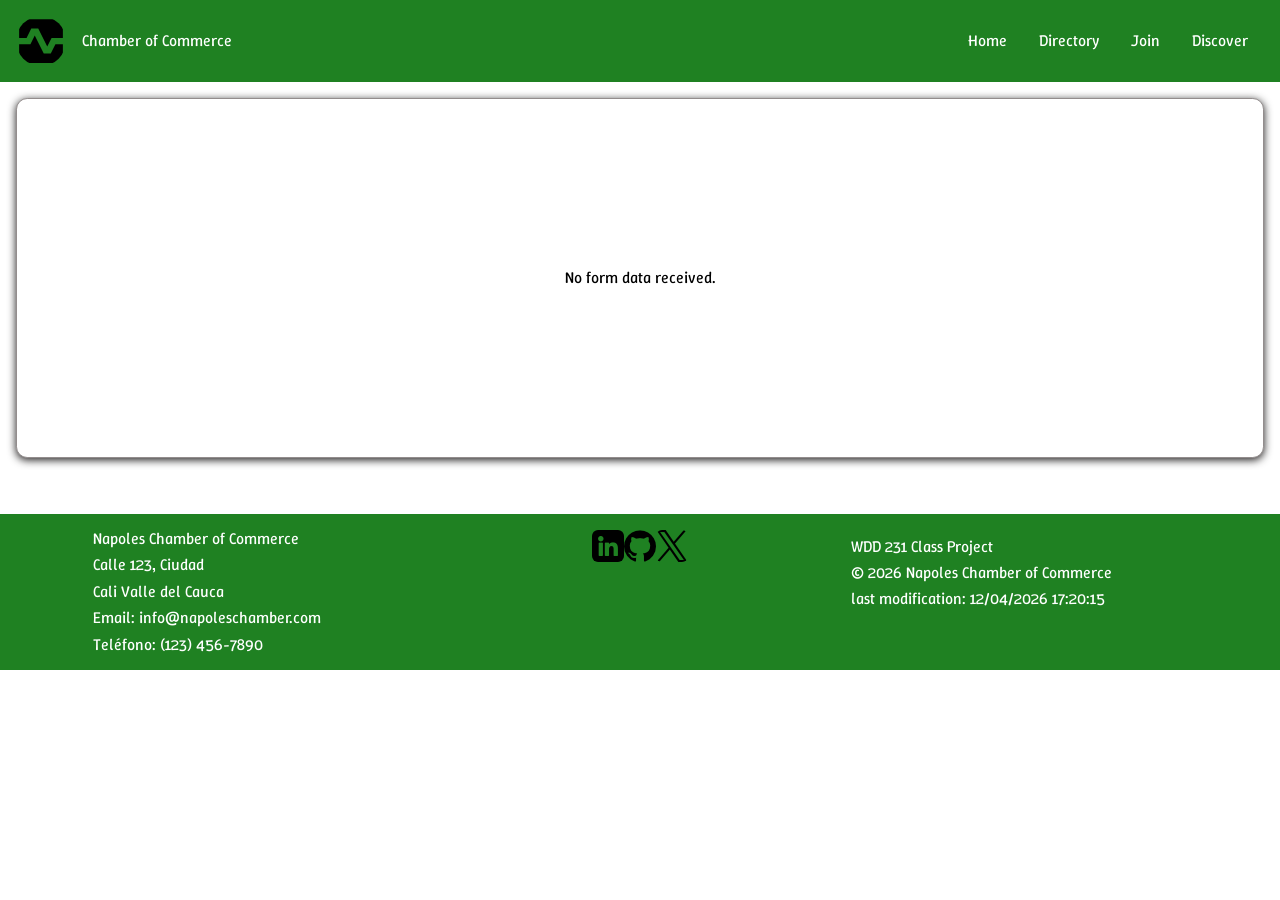
<file: chamber/thankyou.html>
<!doctype html>
<html lang="en">
  <head>
    <meta charset="UTF-8" />
    <meta name="viewport" content="width=device-width, initial-scale=1.0" />
    <meta
      name="description"
      content="chamber project home page for BYU Pathway WDD 231, showcasing web design skills and course achievements."
    />
    <meta name="author" content="Julian David Arce Araujo" />
    <meta
      property="og:url"
      content="https://julianarce1995.github.io/wdd231/chamber/directory.html"
    />
    <meta property="og:type" content="website" />
    <meta
      property="og:title"
      content="Napoles Chamber Directory | BYU Pathway WDD231"
    />
    <meta
      property="og:description"
      content="Discover Napoles Chamber members and their contact information."
    />
    <meta
      property="og:image"
      content="https://julianarce1995.github.io/wdd231/chamber/images/yandy-subary.jpg"
    />
    <link rel="preconnect" href="https://fonts.googleapis.com" />
    <link rel="preconnect" href="https://fonts.gstatic.com" crossorigin />
    <link
      as="style"
      href="https://fonts.googleapis.com/css2?family=Archivo:ital,wght@0,100..900;1,100..900&family=Exo+2:ital,wght@0,100..900;1,100..900&family=Open+Sans:ital,wght@0,300..800;1,300..800&family=Space+Grotesk:wght@300..700&family=Winky+Sans:ital,wght@0,453;1,453&display=swap"
      rel="stylesheet"
    />
    <link rel="icon" href="images/favicon.ico" />
    <link rel="stylesheet" href="styles/normalize.css" />
    <link rel="stylesheet" href="styles/small.css" />
    <link rel="stylesheet" href="styles/large.css" />
    <script src="scripts/params.js" defer></script>
    <script src="scripts/date.js" defer></script>
    <script src="scripts/navigation.js" defer></script>
    <title>Home | Chamber of Commerce</title>
  </head>
  <body>
    <header class="header">
      <div class="header-title">
        <img
          src="images/julian-arce-logo.svg"
          alt="Julian Arce Photo"
          loading="lazy"
        />
        <span>Chamber of Commerce</span>
      </div>
      <div class="menu">
        <button
          type="button"
          id="menu"
          aria-label="Toggle navigation menu"
          aria-expanded="false"
          aria-controls="navigation"
        ></button>
      </div>
      <nav class="navbar">
        <ul class="navigation">
          <li><a class="p-1" href="index.html">Home</a></li>
          <li><a class="p-1" href="directory.html">Directory</a></li>
          <li><a class="p-1" href="join.html">Join</a></li>
          <li><a class="p-1" href="discover.html">Discover</a></li>
        </ul>
      </nav>
    </header>
    <main>
      <div class="grid-cards">
        <div id="params" class="card"></div>
      </div>
    </main>
    <footer>
      <div class="footer-info">
        <span>Napoles Chamber of Commerce</span>
        <span>Calle 123, Ciudad</span>
        <span>Cali Valle del Cauca</span>
        <span>Email: info@napoleschamber.com</span>
        <span>Teléfono: (123) 456-7890</span>
      </div>
      <div class="footer-images">
        <a href="https://www.linkedin.com/in/julian-david-arce-araujo/">
          <img
            src="images/linkedin.png"
            width="32"
            height="32"
            alt="linkedin logo"
            loading="lazy"
          />
        </a>
        <a href="https://github.com/julianarce1995/wdd231">
          <img
            src="images/github-logo.png"
            width="32"
            height="32"
            alt="GitHub logo"
            loading="lazy"
          />
        </a>
        <a href="https://x.com/?lang=es&q=from%3Ajulianarce1995">
          <img
            src="images/twitter.png"
            width="32"
            height="32"
            alt="X logo"
            loading="lazy"
          />
        </a>
      </div>
      <div class="footer-info">
        <span>WDD 231 Class Project</span>
        <p>
          ©
          <span id="currentyear"></span>
          Napoles Chamber of Commerce
        </p>
        <span id="lastModified"></span>
      </div>
    </footer>
  </body>
</html>
</file>
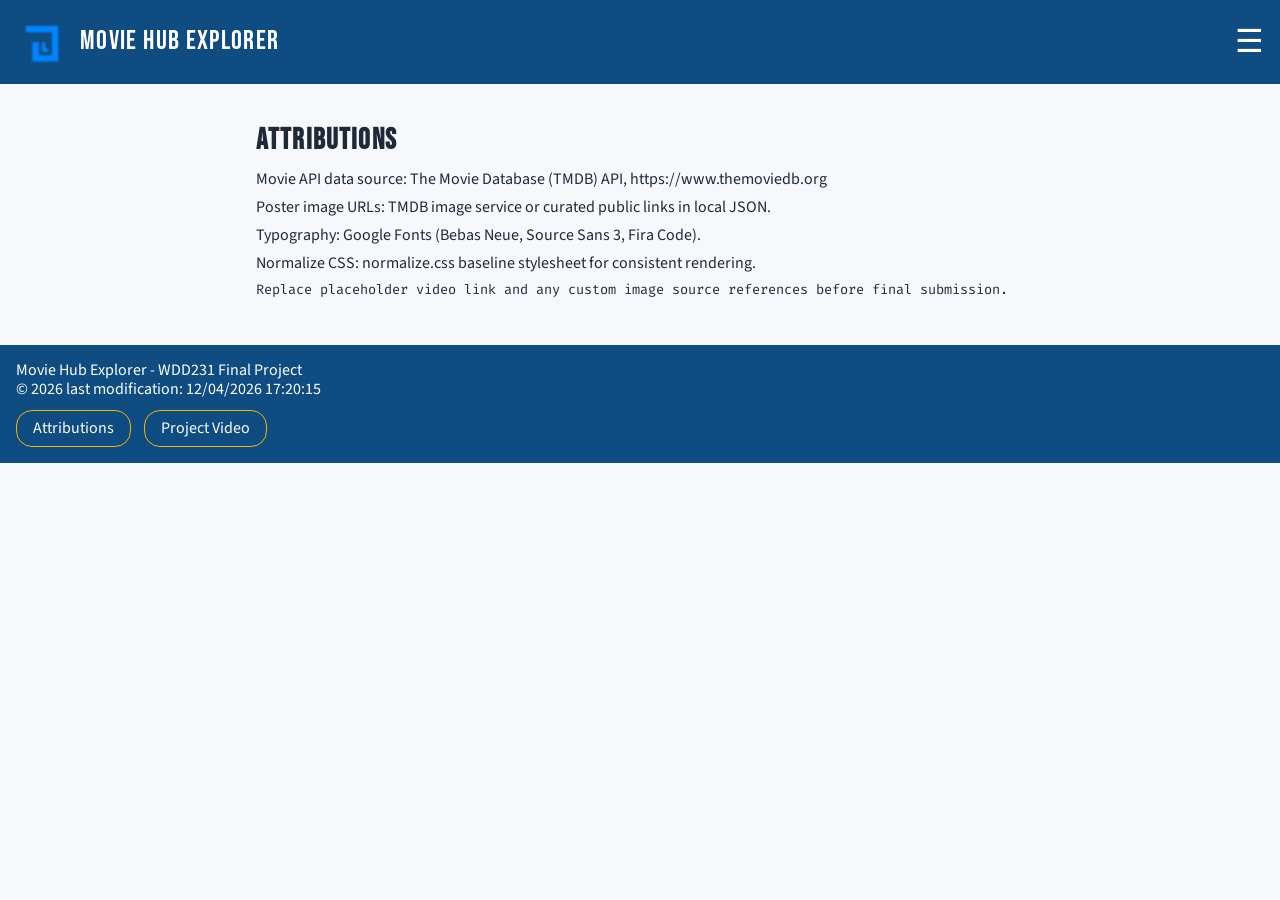
<file: finalproject/attributions.html>
<!doctype html>
<html lang="en" class="attributions">
  <head>
    <meta charset="UTF-8" />
    <meta name="viewport" content="width=device-width, initial-scale=1.0" />
    <meta
      name="description"
      content="Attributions and references for Movie Hub Explorer data, images, and external resources."
    />
    <meta name="author" content="Julian David Arce Araujo" />
    <meta
      property="og:url"
      content="https://julianarce1995.github.io/wdd231/finalproject/attributions.html"
    />
    <meta property="og:type" content="website" />
    <meta property="og:title" content="Movie Hub Explorer | Attributions" />
    <meta
      property="og:description"
      content="Source references for Movie Hub Explorer project assets and data."
    />
    <meta
      property="og:image"
      content="https://julianarce1995.github.io/wdd231/finalproject/images/hero-pattern.svg"
    />
    <link rel="preconnect" href="https://fonts.googleapis.com" />
    <link rel="preconnect" href="https://fonts.gstatic.com" crossorigin />
    <link
      href="https://fonts.googleapis.com/css2?family=Bebas+Neue&family=Fira+Code:wght@400;500&family=Source+Sans+3:wght@400;600;700&display=swap"
      rel="stylesheet"
    />
    <link rel="icon" href="images/favicon.ico" />
    <link rel="stylesheet" href="styles/normalize.css" />
    <link rel="stylesheet" href="styles/small.css" />
    <script src="scripts/date.js" defer></script>
    <script src="scripts/navigation.js" defer></script>
    <title>Movie Hub Explorer | Attributions</title>
  </head>
  <body>
    <header class="header">
      <div class="header-title">
        <img
          src="images/favicon.ico"
          alt="Movie Hub Explorer icon"
          loading="lazy"
        />
        <span class="brand-name">Movie Hub Explorer</span>
      </div>
      <div class="menu">
        <button
          type="button"
          id="menu"
          aria-label="Toggle navigation menu"
          aria-expanded="false"
          aria-controls="navigation"
        ></button>
      </div>
      <nav class="navbar">
        <ul class="navigation" id="navigation">
          <li><a href="index.html">Home</a></li>
          <li><a href="discover.html">Discover</a></li>
          <li><a href="details.html">Details</a></li>
        </ul>
      </nav>
    </header>

    <main>
      <h1 class="section-title">Attributions</h1>
      <ul>
        <li>
          Movie API data source: The Movie Database (TMDB) API,
          https://www.themoviedb.org
        </li>
        <li>
          Poster image URLs: TMDB image service or curated public links in local
          JSON.
        </li>
        <li>
          Typography: Google Fonts (Bebas Neue, Source Sans 3, Fira Code).
        </li>
        <li>
          Normalize CSS: normalize.css baseline stylesheet for consistent
          rendering.
        </li>
      </ul>
      <p class="page-note">
        Replace placeholder video link and any custom image source references
        before final submission.
      </p>
    </main>

    <footer>
      <div>
        <p>Movie Hub Explorer - WDD231 Final Project</p>
        <p>
          © <span id="currentyear"></span>
          <span id="lastModified"></span>
        </p>
      </div>
      <div class="footer-links">
        <a href="attributions.html">Attributions</a>
        <a href="https://youtu.be/BTdeTk_3Ljk" target="_blank" rel="noopener"
          >Project Video</a
        >
      </div>
    </footer>
  </body>
</html>
</file>
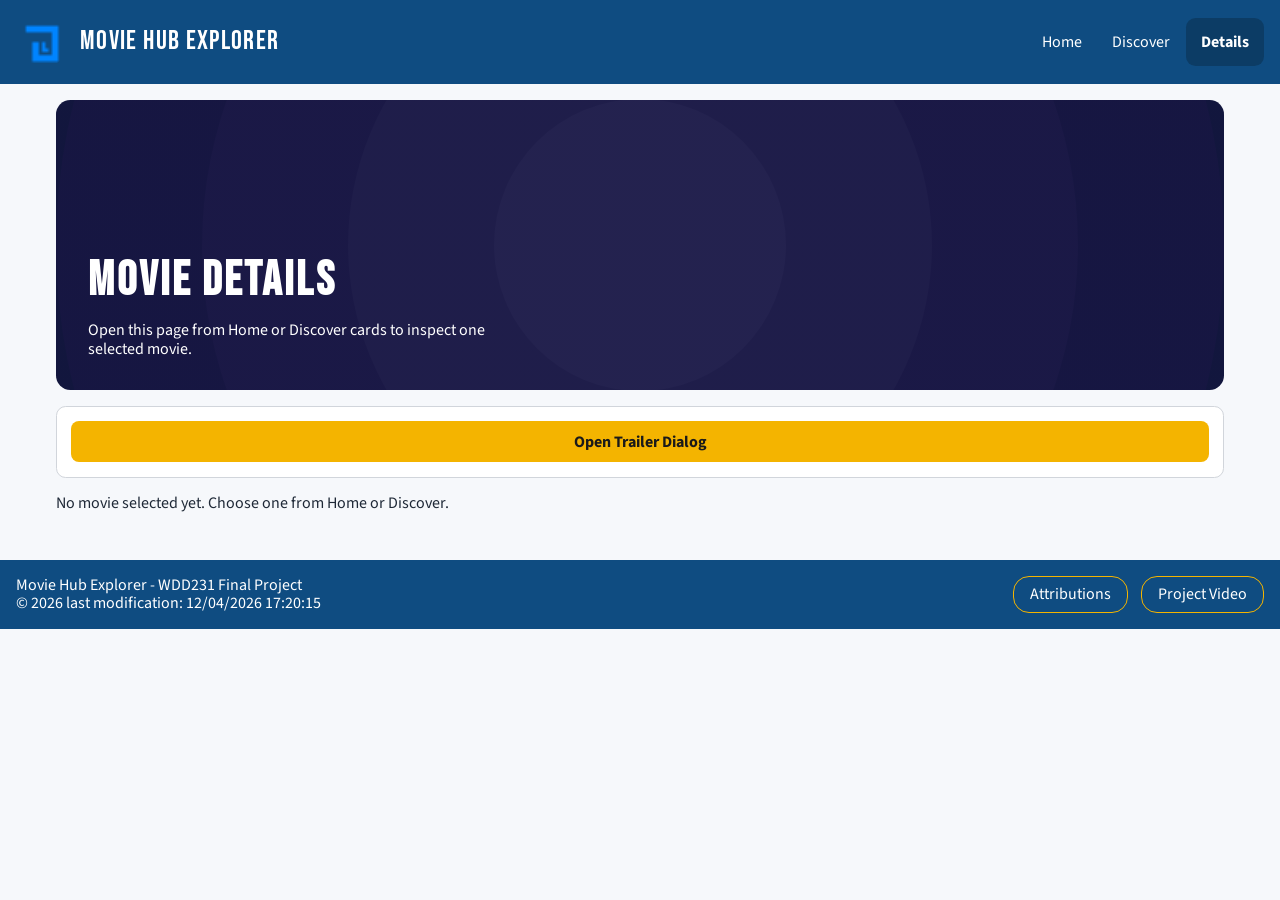
<file: finalproject/details.html>
<!doctype html>
<html lang="en">
  <head>
    <meta charset="UTF-8" />
    <meta name="viewport" content="width=device-width, initial-scale=1.0" />
    <meta
      name="description"
      content="Movie Hub Explorer details page with synopsis, release date, rating, and trailer modal."
    />
    <meta name="author" content="Julian David Arce Araujo" />
    <meta
      property="og:url"
      content="https://julianarce1995.github.io/wdd231/finalproject/details.html"
    />
    <meta property="og:type" content="website" />
    <meta property="og:title" content="Movie Hub Explorer | Details" />
    <meta
      property="og:description"
      content="Read deep movie information and open trailer details in an accessible dialog."
    />
    <meta
      property="og:image"
      content="https://julianarce1995.github.io/wdd231/finalproject/images/hero-pattern.svg"
    />
    <link
      rel="canonical"
      href="https://julianarce1995.github.io/wdd231/finalproject/details.html"
    />
    <link rel="preconnect" href="https://fonts.googleapis.com" />
    <link rel="preconnect" href="https://fonts.gstatic.com" crossorigin />
    <link
      href="https://fonts.googleapis.com/css2?family=Bebas+Neue&family=Fira+Code:wght@400;500&family=Source+Sans+3:wght@400;600;700&display=swap"
      rel="stylesheet"
    />
    <link rel="icon" href="images/favicon.ico" />
    <link rel="stylesheet" href="styles/normalize.css" />
    <link rel="stylesheet" href="styles/small.css" />
    <link rel="stylesheet" href="styles/medium.css" />
    <link rel="stylesheet" href="styles/large.css" />
    <script src="scripts/date.js" defer></script>
    <script src="scripts/navigation.js" defer></script>
    <script type="module" src="scripts/details.js"></script>
    <title>Movie Hub Explorer | Details</title>
  </head>
  <body>
    <header class="header">
      <div class="header-title">
        <img
          src="images/favicon.ico"
          alt="Movie Hub Explorer icon"
          loading="lazy"
        />
        <span class="brand-name">Movie Hub Explorer</span>
      </div>
      <div class="menu">
        <button
          type="button"
          id="menu"
          aria-label="Toggle navigation menu"
          aria-expanded="false"
          aria-controls="navigation"
        ></button>
      </div>
      <nav class="navbar">
        <ul class="navigation" id="navigation">
          <li><a href="index.html">Home</a></li>
          <li><a href="discover.html">Discover</a></li>
          <li>
            <a class="active" href="details.html">Details</a>
          </li>
        </ul>
      </nav>
    </header>

    <main>
      <section class="hero">
        <h1>Movie Details</h1>
        <p>
          Open this page from Home or Discover cards to inspect one selected
          movie.
        </p>
      </section>

      <section class="controls">
        <button id="open-modal" class="button" type="button">
          Open Trailer Dialog
        </button>
      </section>

      <div id="details-container"></div>

      <dialog id="movie-dialog" class="dialog"></dialog>
    </main>

    <footer>
      <div>
        <p>Movie Hub Explorer - WDD231 Final Project</p>
        <p>
          © <span id="currentyear"></span>
          <span id="lastModified"></span>
        </p>
      </div>
      <div class="footer-links">
        <a href="attributions.html">Attributions</a>
        <a href="https://youtu.be/BTdeTk_3Ljk" target="_blank" rel="noopener"
          >Project Video</a
        >
      </div>
    </footer>
  </body>
</html>
</file>
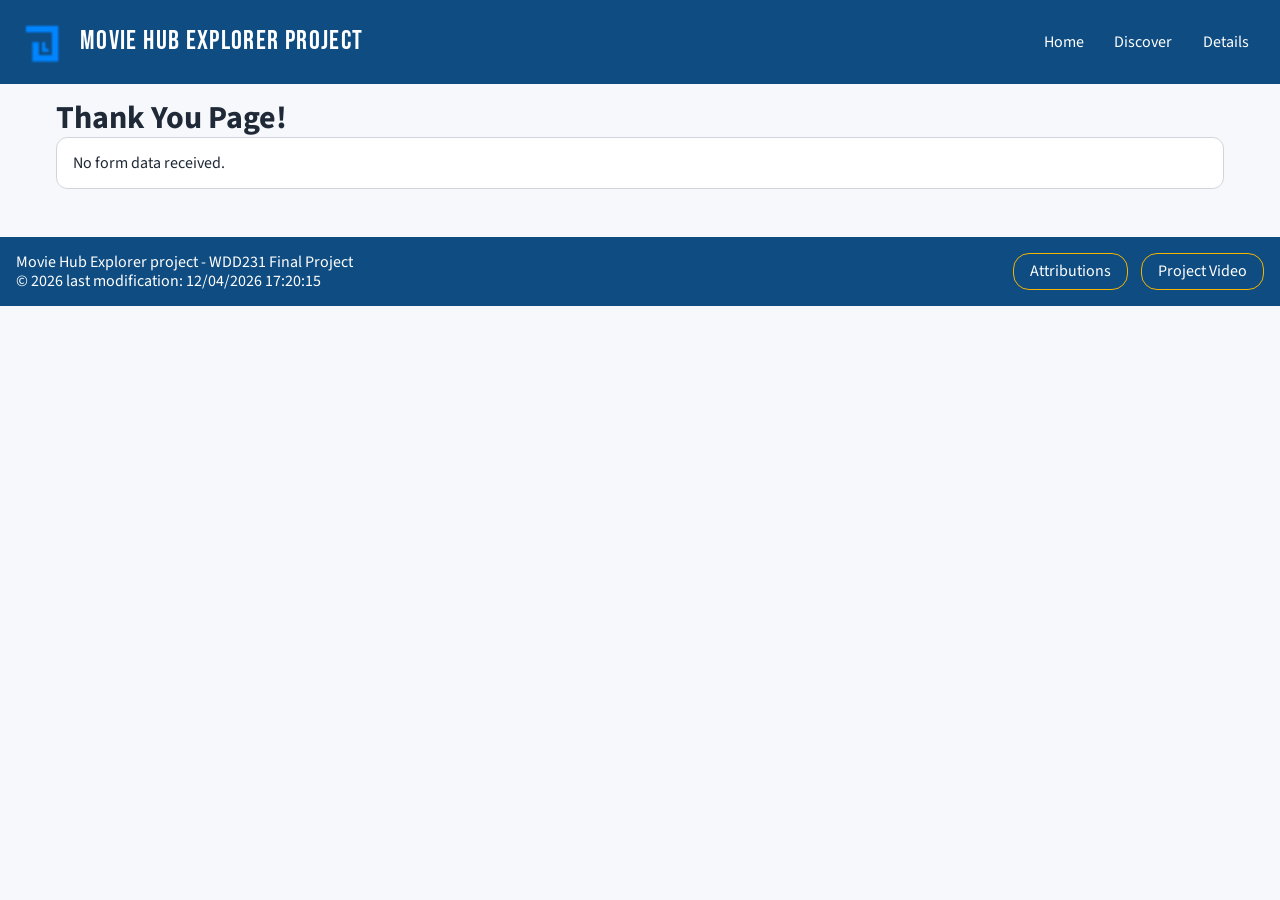
<file: finalproject/thankyou.html>
<!doctype html>
<html lang="en">
  <head>
    <meta charset="UTF-8" />
    <meta name="viewport" content="width=device-width, initial-scale=1.0" />
    <meta
      name="description"
      content="Movie Hub Explorer newsletter confirmation page displaying submitted form data."
    />
    <meta name="author" content="Julian David Arce Araujo" />
    <meta
      property="og:url"
      content="https://julianarce1995.github.io/wdd231/finalproject/thankyou.html"
    />
    <meta property="og:type" content="website" />
    <meta property="og:title" content="Movie Hub Explorer project | Thank You" />
    <meta
      property="og:description"
      content="Thanks for subscribing to Movie Hub Explorer project newsletter."
    />
    <meta
      property="og:image"
      content="https://julianarce1995.github.io/wdd231/finalproject/images/hero-pattern.svg"
    />
    <link rel="preconnect" href="https://fonts.googleapis.com" />
    <link rel="preconnect" href="https://fonts.gstatic.com" crossorigin />
    <link
      href="https://fonts.googleapis.com/css2?family=Bebas+Neue&family=Fira+Code:wght@400;500&family=Source+Sans+3:wght@400;600;700&display=swap"
      rel="stylesheet"
    />
    <link rel="icon" href="images/favicon.ico" />
    <link rel="stylesheet" href="styles/normalize.css" />
    <link rel="stylesheet" href="styles/small.css" />
    <link rel="stylesheet" href="styles/medium.css" />
    <link rel="stylesheet" href="styles/large.css" />
    <script src="scripts/date.js" defer></script>
    <script src="scripts/navigation.js" defer></script>
    <script src="scripts/thankyou.js" defer></script>
    <title>Movie Hub Explorer project | Thank You</title>
  </head>
  <body>
    <header class="header">
      <div class="header-title">
        <img
          src="images/favicon.ico"
          alt="Movie Hub Explorer project icon"
          loading="lazy"
        />
        <span class="brand-name">Movie Hub Explorer project</span>
      </div>
      <div class="menu">
        <button type="button" id="menu"></button>
      </div>
      <nav class="navbar">
        <ul class="navigation" id="navigation">
          <li><a href="index.html">Home</a></li>
          <li><a href="discover.html">Discover</a></li>
          <li><a href="details.html">Details</a></li>
        </ul>
      </nav>
    </header>

    <main>
      <h1>Thank You Page!</h1>
      <section class="form-section">
        <div id="params"></div>
      </section>
    </main>

    <footer>
      <div>
        <p>Movie Hub Explorer project - WDD231 Final Project</p>
        <p>
          © <span id="currentyear"></span>
          <span id="lastModified"></span>
        </p>
      </div>
      <div class="footer-links">
        <a href="attributions.html">Attributions</a>
        <!-- pendiente de poner el video -->
        <a href="https://youtu.be/BTdeTk_3Ljk" target="_blank" rel="noopener">
          Project Video
          </a>
      </div>
    </footer>
  </body>
</html>
</file>
<file: styles/large.css>
@media (min-width: 768px) {
  #menu {
    display: none;
  }

  .header {
    align-items: center;
    justify-content: space-between;
    text-wrap: nowrap;
    width: 100%;
    padding: 1rem 1rem 0;
  }

  .header .header-title {
    justify-content: flex-start;
  }

  .header-title {
    display: flex;
    align-items: center;
    min-width: 320px;
    padding-bottom: 1rem;
    padding-bottom: 1rem;
  }

  .header-title img {
    max-width: 7rem;
    height: 5rem;
    border-radius: 5%;
    padding-right: 2rem;
  }

  .navbar ul {
    display: flex;
    align-items: center;
    gap: 0.2rem;
    width: 100%;
  }

  .navbar {
    display: flex;
    flex-direction: row;
    align-items: center;
    justify-content: flex-start;
    width: 100%;
  }

  #menu {
    display: none;
  }

  .navbar .navigation li {
    text-align: center;
    border: none;
  }

  .navigation li a:hover {
    background-color: var(--hover-color);
  }

  .home-title {
    align-self: flex-start;
  }

  .home-content {
    display: grid;
    grid-template-columns: 2fr 1fr;
    grid-template-rows: 1fr;
    gap: 5px;
    padding-bottom: 1rem;
  }

  main .courses .course-name {
    grid-template-columns: 1fr 1fr 1fr;
    grid-template-rows: 1fr;
  }

  .navigation,
  .navbar .navigation.show {
    flex-direction: row;
  }

  .navigation li,
  .navigation.show li {
    display: flex;
    flex: 1 1 100%;
  }

  .show {
    display: flex;
  }
}

@media (min-width: 60.5em) {
}
</file>
<file: styles/small.css>
:root {
  --primary-color: #1f8122;
  --secondary-color: #9ad8b5;
  --third-color: #77bdac;
  --hover-color: #22531f;
  --white: #ffffff;
  --black: #1f1d1d;
  --gray: #938d8d;
}

* {
  margin: 0;
  padding: 0;
  box-sizing: border-box;
  font-family: "Winky Sans", sans-serif;
  font-weight: 400;
  font-style: normal;
  font-size: 1rem;
}

a {
  text-decoration: none;
  color: var(--white);
  cursor: pointer;
  font-size: 1rem;
}

.p-1 {
  padding: 0.9rem;
}

ul {
  list-style: none;
}

header {
  display: flex;
  flex-direction: column;
  justify-content: center;
  align-items: center;
  color: var(--black);
  text-wrap: nowrap;
}

.navbar {
  background-color: var(--primary-color);
  width: 100%;
  height: 100%;
}

.header-title {
  display: flex;
  justify-content: space-between;
  align-items: center;
  padding: 0.7rem;
  width: 100%;
  box-shadow: 0 4px 8px var(--black);
}

.header-title img {
  max-width: 7rem;
  height: 5rem;
  border-radius: 5%;
}

.header-title span {
  font-size: 1rem;
  font-weight: bold;
}

.header-title div {
  width: 4.2rem;
}

#menu {
  font-size: 2rem;
  border: 0;
  background: none;
  color: var(--black);
  padding: 0 1rem;
}

#menu::before {
  content: "☰";
  color: var(--black);
}

#menu.open::before {
  content: "❌";
}

.navigation.show {
  display: flex;
  width: 100%;
  flex-direction: column;
  align-self: start;
  background-color: var(--primary-color);
}

.navigation {
  display: none;
}

.show li a {
  display: flex;
}

.navigation li {
  display: flex;
  align-items: center;
  border-bottom: var(--hover-color) solid 3px;
}

.navigation.show li {
  display: flex;
  text-align: center;
}

.navigation li a {
  font-size: 0.7rem;
  width: 100%;
}

footer {
  color: var(--white);
  margin: 0 1rem 1rem;
  display: flex;
  text-align: center;
  justify-content: center;
  flex-direction: column;
}

main {
  color: var(--black);
  font-family: Arial, sans-serif;
  padding: 1rem;
  display: flex;
  flex-direction: column;
  gap: 1rem;
}

.student-info {
  display: flex;
  flex-direction: column;
  align-items: center;
}

.about-me,
.student-info {
  display: flex;
  flex-direction: column;
  border: 1px solid var(--white);
}

.about-me h2,
.student-info h2,
.courses h2 {
  padding: 0.5rem;
  width: 100%;
  text-align: center;
  background-color: var(--primary-color);
  color: var(--white);
}

.about-me p,
.student-info {
  height: 100%;
  background-color: var(--third-color);
}

.about-me-title {
  font-size: 1rem;
  font-weight: bold;
}

.student-info img {
  max-width: 100%;
  height: 100%;
  border-radius: 6px;
}

.student-info div {
  display: flex;
  justify-content: center;
  align-items: center;
  width: 100%;
  padding: 1rem;
}

.courses {
  display: flex;
  flex-direction: column;
  align-items: center;
  width: 100%;
  gap: 1.5rem;
}

.courses .course-buttons,
.courses .course-name {
  display: grid;
  gap: 5px;
  width: 100%;
}

.courses .course-buttons {
  grid-template-columns: 1fr 1fr 1fr;
  grid-template-rows: 1fr;
}

.courses .course-name {
  grid-template-columns: 1fr;
  grid-template-rows: 1fr;
}

.courses div a {
  color: var(--black);
  text-align: center;
}

.courses div button {
  padding: 0.5rem;
}

.border-1 {
  border: 1px solid var(--gray);
  border-radius: 0;
  padding: 0.5rem;
  text-align: center;
}

.border-2 {
  border: 2px solid var(--gray);
  border-radius: 0.5rem;
}

.footer-images {
  display: flex;
  gap: 1rem;
  justify-content: center;
}

.footer-images a img {
  max-width: 100%;
  height: auto;
  border-radius: 6px;
  padding-bottom: 1rem;
}

.footer-info {
  background-color: var(--third-color);
}

.completed {
  background-color: var(--secondary-color);
  color: var(--black);
}
</file>
<file: chamber/styles/small.css>
:root {
  --primary-color: #1f8122;
  --secondary-color: #d9e9e0;
  --third-color: #77bdac;
  --hover-color: #22531f;
  --white: #ffffff;
  --black: #1f1d1d;
  --gray: #938d8d;
}

* {
  margin: 0;
  padding: 0;
  box-sizing: border-box;
  font-family: "Winky Sans", sans-serif;
  font-weight: 400;
  font-style: normal;
  font-size: 1rem;
}

a {
  text-decoration: none;
  color: var(--white);
  cursor: pointer;
  font-size: 1rem;
}

.p-1 {
  padding: 0.9rem;
}

ul {
  list-style: none;
}

.header {
  display: grid;
  grid-template-columns: 1fr 1fr;
  align-items: center;
  background-color: var(--primary-color);
}

.header-title {
  display: flex;
  color: var(--white);
  align-items: center;
  padding: 1rem;
}

.header-title span {
  text-wrap: nowrap;
}

.header img {
  width: 50px;
  height: 50px;
  border-radius: 50%;
  margin-right: 1rem;
}

.menu {
  display: flex;
  justify-content: flex-end;
}

#menu {
  font-size: 2rem;
  border: 0;
  background: none;
  color: var(--white);
  padding: 0 1rem;
}

#menu::before {
  content: "☰";
  color: var(--white);
}

#menu.open::before {
  content: "❌";
}

.navbar {
  grid-column: span 2;
}

.navigation.show {
  display: flex;
  flex-direction: column;
  border-top: var(--gray) 1px solid;
}

.navbar li {
  display: flex;
}

.navbar a {
  width: 100%;
  padding: 1rem;
  border-bottom: var(--gray) 1px solid;
}

.navigation {
  display: none;
}

.navigation a {
  color: var(--white);
  font-size: 1rem;
}

.navigation a.active {
  background-color: var(--hover-color);
  border-radius: 1rem;
  font-weight: 700;
}

.button {
  background-color: var(--primary-color);
  color: var(--white);
  border: 1px solid var(--secondary-color);
  border-radius: 0.5rem;
  padding: 0.5rem 1rem;
  cursor: pointer;
  font-size: 1rem;
}

.button:hover {
  background-color: var(--hover-color);
  color: var(--white);
}

.grid-cards {
  display: grid;
  grid-template-columns: repeat(auto-fit, minmax(250px, 1fr));
  gap: 1rem;
  padding: 1rem;
}

.list {
  display: flex;
  flex-direction: column;
  gap: 1rem;
  max-width: 90%;
  width: 100%;
  padding: 1rem;
  margin: 0 auto;
}

.card {
  background-color: var(--white);
  border-radius: 0.7rem;
}

.card-image {
  width: 100%;
  height: 180px;
  object-fit: cover;
}

.card-content {
  display: flex;
  flex-direction: column;
  width: 100%;
  padding: 1rem;
}

.card-content h2 {
  margin-bottom: 0.5rem;
  color: var(--primary-color);
  font-size: 1.2rem;
}

.card-content p {
  margin-bottom: 0.45rem;
  color: var(--black);
  font-size: 0.95rem;
  line-height: 1.4;
}

.card-content p.meta span {
  color: var(--black);
  font-weight: 600;
  margin-right: 0.25rem;
}

.card-content .description {
  color: #4a4a4a;
}

.description span {
  color: var(--black);
  font-weight: 600;
  margin-right: 0.25rem;
}

.grid-cards .card {
  display: block;
  padding: 0;
  margin-bottom: 0.5rem;
  opacity: 0;
  transform: translateY(25px);
  animation: fadeInUp 0.9s ease forwards;
  border: 1px solid var(--gray);
  box-shadow: 0 2px 8px var(--black);
}

@keyframes fadeInUp {
  to {
    opacity: 1;
    transform: translateY(0);
  }
}

.list .card-image {
  display: none;
}

.list .card-content {
  display: grid;
  grid-template-columns: 1fr;
  padding: 1rem;
}

.list .card-content h2 {
  font-size: 1.15rem;
}

footer {
  display: flex;
  flex-direction: column;
  background-color: var(--primary-color);
  color: var(--white);
  text-align: start;
  padding: 1rem;
  margin-top: 2rem;
}

.footer-info {
  display: flex;
  flex-direction: column;
  gap: 0.5rem;
}

.footer-images {
  display: flex;
  align-items: center;
  justify-content: center;
}

.footer-images a {
  max-width: 10%;
}

.footer-images a img {
  max-width: 100%;
  height: auto;
  border-radius: 6px;
}

.view-toggle {
  display: flex;
  justify-content: center;
  gap: 0.5rem;
  margin-bottom: 1rem;
  padding: 1rem;
  box-shadow: 0 2px 8px var(--gray);
}
/* Home Styles */

.home {
  margin-bottom: 1rem;
}

.hero-image {
  display: flex;
  justify-content: space-between;
  align-items: flex-end;
  flex-wrap: wrap;
  gap: 1rem;
  padding: 1rem;
  background-image:
    linear-gradient(rgb(0 0 0 / 45%), rgb(0 0 0 / 45%)),
    url("../images/hero-image.jpg");
  background-position: center;
  background-repeat: no-repeat;
  background-size: cover;
}

.hero-image h1 {
  color: var(--white);
  font-size: 1.5rem;
}

.hero-image .button {
  white-space: nowrap;
}

.container {
  display: grid;
  grid-template-columns: 1fr;
  align-items: stretch;
  gap: 1rem;
  padding: 1rem;
}

.current-event,
.weather-section,
.weather-forecast,
.card-box {
  border-radius: 1rem;
  box-shadow: 0 6px 16px var(--black);
  color: var(--black);
  overflow: hidden;
}

.current-event h2,
.weather-section h2,
.weather-forecast h2,
.company-spotlights h2 {
  background-color: var(--primary-color);
  padding: 1rem;
  color: var(--white);
}

.company-spotlights h2 {
  margin-bottom: 1rem;
}

#current-event,
#weather-section,
#weather-forecast {
  display: flex;
  flex-direction: column;
  padding: 1rem;
}

.company-spotlights {
  margin: 1rem;
}

.card-box {
  display: flex;
  flex-direction: column;
  padding: 1rem;
}

.card-box img {
  width: 100%;
  max-width: 220px;
  height: auto;
}

.company-spotlights #company-spotlight {
  display: grid;
  grid-template-columns: 1fr;
  gap: 1rem;
  min-height: 40rem;
}

#lastModified {
  display: block;
  min-height: 1.25rem;
}

.footer-info:last-child {
  min-height: 5.5rem;
}

form {
  margin: 1rem 2%;
}

form label {
  display: block;
  font-size: 0.8rem;
  color: purple;
  padding-top: 0.2rem;
}

form h3 {
  font-size: 0.9rem;
  color: #e07a5f;
  margin: 1.5rem 0 0.2rem 0;
  border-bottom: 1px solid #eee;
}

form input[type="text"],
form input[type="tel"],
form input[type="date"],
form input[type="email"],
form select {
  display: block;
  margin: 0.1rem 0 1rem 0;
  padding: 0.3rem;
  border: 1px solid #999;
  border-radius: 4px;
  border-left-width: 5px;
  border-left-color: #555;
  font-size: 1rem;
  color: #3d405b;
  width: 250px;
}

form input:required {
  border-left-color: #d70000;
}

form input:focus {
  border-left-color: black;
  outline: none;
}

form input:required:valid {
  border-left-color: green;
}

form input[type="submit"] {
  border: none;
  text-align: center;
  background-color: #3d405b;
  color: white;
  border-radius: 1rem;
  padding: 0.75rem 1.5rem;
  margin: 2rem 0;
  font-size: 1.2rem;
  -webkit-appearance: none;
  appearance: none;
}

input:-webkit-autofill {
  -webkit-text-fill-color: #3d405b;
}

#results {
  background-color: #f4f1de;
  padding: 0 1rem;
  border: 1px solid #e07a5f;
  border-radius: 6px;
}

.join-main {
  display: flex;
  flex-direction: column;
  justify-content: center;
  align-items: center;
}

.cards {
  display: flex;
  flex-direction: column;
  padding: 1rem;
  gap: 1rem;
}

.dialog {
  position: fixed;
  top: 50%;
  left: 50%;
  transform: translate(-50%, -50%);
  margin: 0;
  border: none;
  border-radius: 1rem;
  padding: 1rem;
  box-shadow: 0 4px 12px var(--black);
  max-width: 400px;
  width: 90%;
  text-align: center;
  font-size: 1rem;
  color: var(--black);
  background-color: var(--white);
}

.dialog[open] {
  display: flex;
  flex-direction: column;
  text-align: start;
}

dialog::backdrop {
  background-color: rgba(0, 0, 0, 0.742);
}

#params {
  height: 40vh;
  display: flex;
  flex-direction: column;
  align-items: center;
  justify-content: center;
}

.visit-banner {
  background-color: var(--secondary-color);
  color: var(--black);
  text-align: center;
  padding: 0.75rem 1rem;
  font-size: 1rem;
  border-top: 3px solid var(--primary-color);
}

.discover-section {
  padding: 1rem;
}

.discover-title {
  color: var(--primary-color);
  font-size: 1.4rem;
  margin-bottom: 1rem;
  border-bottom: 2px solid var(--third-color);
  padding-bottom: 0.5rem;
}

/* Small – 320px to 640px: single stacked column */
.discover-grid {
  display: grid;
  gap: 1rem;
  grid-template-columns: 1fr;
  grid-template-areas:
    "card1"
    "card2"
    "card3"
    "card4"
    "card5"
    "card6"
    "card7"
    "card8";
}

.discover-card:nth-child(1) {
  grid-area: card1;
}
.discover-card:nth-child(2) {
  grid-area: card2;
}
.discover-card:nth-child(3) {
  grid-area: card3;
}
.discover-card:nth-child(4) {
  grid-area: card4;
}
.discover-card:nth-child(5) {
  grid-area: card5;
}
.discover-card:nth-child(6) {
  grid-area: card6;
}
.discover-card:nth-child(7) {
  grid-area: card7;
}
.discover-card:nth-child(8) {
  grid-area: card8;
}

.discover-card {
  background-color: var(--white);
  border-radius: 0.75rem;
  border: 1px solid var(--gray);
  box-shadow: 0 2px 8px rgba(0, 0, 0, 0.12);
  overflow: hidden;
  display: flex;
  flex-direction: column;
}

.discover-card figure {
  margin: 0;
  overflow: hidden;
}

.discover-card figure img {
  width: 100%;
  height: 200px;
  object-fit: cover;
  display: block;
}

.discover-card-body {
  padding: 0.85rem 1rem 1rem;
  display: flex;
  flex-direction: column;
  flex: 1;
}

.discover-card h2 {
  color: var(--primary-color);
  font-size: 1.15rem;
  margin-bottom: 0.4rem;
}

.discover-card address {
  font-style: normal;
  color: var(--gray);
  font-size: 0.88rem;
  margin-bottom: 0.6rem;
}

.discover-card p {
  color: var(--black);
  font-size: 0.93rem;
  line-height: 1.45;
  flex: 1;
  margin-bottom: 0.9rem;
}

.discover-card .button {
  align-self: flex-start;
  font-size: 0.9rem;
}
</file>
<file: chamber/styles/large.css>
@media (min-width: 768px) {
  #menu {
    display: none;
  }

  .header {
    display: flex;
    align-items: center;
    justify-content: space-between;
  }

  .header-title {
    justify-content: center;
  }

  .navigation {
    display: flex;
    width: 100%;
    flex-direction: row;
    align-items: center;
    justify-content: flex-start;
    background-color: transparent;
  }

  .navigation li a:hover {
    color: var(--white);
    background-color: var(--hover-color);
    font-size: 1rem;
    border-radius: 1rem;
  }
  .navbar {
    padding-right: 1rem;
  }

  .navbar a {
    border: none;
  }

  .list .card-content {
    grid-template-columns: 1fr 2fr 2fr 1fr;
    padding: 1rem;
  }

  footer {
    display: flex;
    justify-content: space-around;
    flex-direction: row;
    padding: 1rem 5rem;
    gap: 1rem;
  }

  .footer-info,
  .footer-images {
    width: 30%;
    height: 30%;
    justify-content: center;
  }

  /* Home Styles */
  .container {
    grid-template-columns: 2fr 1fr 1fr;
  }

  .company-spotlights #company-spotlight {
    grid-template-columns: 1fr 1fr 1fr;
    min-height: 15rem;
  }

  .company-spotlights {
    min-height: 22rem;
  }

  .home img {
    height: 20vh;
  }

  .join-main {
    flex-direction: row;
    justify-content: center;
    gap: 2rem;
  }
}

@media (min-width: 1025px) {
  .discover-grid {
    grid-template-columns: 1fr 1fr 1fr 1fr;
    grid-template-areas:
      "card1 card1 card2 card3"
      "card4 card5 card5 card3"
      "card4 card6 card7 card8";
  }

  .discover-card figure img {
    height: 220px;
  }

  /* Hover effect on images – large screens */
  .discover-card figure img {
    transition:
      transform 0.35s ease,
      filter 0.35s ease;
  }

  .discover-card figure img:hover {
    transform: scale(1.06);
    filter: opacity(0.5);
  }
}

@media (min-width: 60.5em) {
}
</file>
<file: startHere/styles/small.css>
* {
  box-sizing: border-box;
}
html {
  -webkit-text-size-adjust: 100%;
  -ms-text-size-adjust: 100%;
}

h1 {
  color: #3d405b;
}

form {
  margin: 1rem 2%;

  label {
    display: block;
    font-size: 0.8rem;
    color: purple;
    padding-top: 0.2rem;
  }
  h3 {
    font-size: 0.9rem;
    color: #e07a5f;
    margin: 1.5rem 0 0.2rem 0;
    border-bottom: 1px solid #eee;
  }

  input[type="text"],
  input[type="tel"],
  input[type="date"],
  input[type="email"],
  select {
    display: block;
    margin: 0.1rem 0 1rem 0;
    padding: 0.3rem;
    border: 1px solid #999;
    border-radius: 4px;
    border-left-width: 5px;
    border-left-color: #555;
    font-size: 1rem;
    color: #3d405b;
    width: 250px;
  }

  input:required {
    border-left-color: #d70000;
  }
  input:focus {
    border-left-color: black;
    outline: none;
  }
  input:required:valid {
    border-left-color: green;
  }

  input[type="submit"] {
    border: none;
    text-align: center;
    background-color: #3d405b;
    color: white;
    border-radius: 1rem;
    padding: 0.75rem 1.5rem;
    margin: 2rem 0;
    font-size: 1.2rem;
    -webkit-appearance: none;
    appearance: none;
  }
}
input:-webkit-autofill {
  -webkit-text-fill-color: #3d405b;
}

#results {
  background-color: #f4f1de;
  padding: 0 1rem;
  border: 1px solid #e07a5f;
  border-radius: 6px;
}
</file>
<file: startHere/styles/large.css>
@media only screen and (min-width: 38rem) {


} /*end media query*/
</file>
<file: styles/prophets.css>
/* see auto column grid in CSS in the .grid class rule */

body {
  font-family: Roboto, sans-serif;
}

h1 {
  text-align: center;
}

h2 {
  margin: 1rem 0;
  text-shadow: 0 0 30px #111;
}

.key {
  position: absolute;
  top: 5px;
  right: 5px;
  padding: 0.5rem;
  background-color: black;
  color: white;
  display: grid;
  grid-template-columns: 0.8rem 1fr;
  grid-gap: 0.25rem;
}

#keytitle {
  font-size: larger;
  grid-column: 1 / 3;
}

.key > div {
  width: 0.75rem;
  height: 0.75rem;
  border: 1px solid #bbb;
}

.key > p {
  display: inline;
  font-size: 0.75rem;
}

p {
  margin: 0;
}

.grid {
  display: grid;
  grid-gap: 0.5rem;
  grid-template-columns: repeat(auto-fit, minmax(320px, 1fr));
}

.list {
  display: block;
}

.list > section {
  max-width: 800px;
  margin: 0.75rem auto;
  width: calc(100% - 1.5rem);
}

section {
  margin: 0.5rem;
  padding: 0.5rem;
  background-color: #eee;
  border: 1px solid rgb(0 0 0 / 10%);
  display: flex;
  flex-direction: column;
  align-items: center;
}

section > p {
  min-height: 60px;
  font-size: smaller;
  text-align: center;
}

img {
  width: auto;
  max-width: 325px;
  box-shadow: 0 0 30px #777;
  height: 200px;
  border: 1px solid #111;
}

li > img {
  width: auto;
  height: 30px;
}

.caption {
  position: absolute;
  top: 1.5rem;
  right: 2rem;
  border: 1px solid #ccc;
  background-color: lightyellow;
  padding: 0.25rem;
  display: grid;
  align-items: center;
  grid-template-columns: 1rem 1fr;
}

.un {
  list-style: none;
}
</file>
<file: chamber/styles/medium.css>
@media (min-width: 641px) and (max-width: 1024px) {
  .discover-grid {
    grid-template-columns: 1fr 1fr;
    grid-template-areas:
      "card1 card1"
      "card2 card3"
      "card4 card5"
      "card6 card7"
      "card8 card8";
  }

  .discover-card figure img {
    transition:
      transform 0.35s ease,
      filter 0.35s ease;
  }

  .discover-card figure img:hover {
    transform: scale(1.06);
    filter: brightness(1.1) saturate(1.15);
  }
}
</file>
<file: finalproject/styles/small.css>
:root {
  --primary-color: #0f4c81;
  --secondary-color: #f4b400;
  --background-color: #f6f8fb;
  --surface-color: #ffffff;
  --text-color: #1f2937;
  --muted-color: #6b7280;
  --hover-color: #0c3c65;
}

* {
  margin: 0;
  padding: 0;
  box-sizing: border-box;
  font-family: "Source Sans 3", sans-serif;
}

body {
  background-color: var(--background-color);
  color: var(--text-color);
}

a {
  text-decoration: none;
  color: var(--surface-color);
}

ul {
  list-style: none;
}

.header {
  display: grid;
  grid-template-columns: 1fr auto;
  align-items: center;
  background-color: var(--primary-color);
  color: var(--surface-color);
}

.header-title {
  display: flex;
  align-items: center;
  gap: 0.75rem;
  padding: 1rem;
}

.header-title img {
  width: 52px;
  height: 52px;
  border-radius: 50%;
}

.brand-name {
  font-family: "Bebas Neue", sans-serif;
  font-size: 1.7rem;
  letter-spacing: 0.05em;
}

.menu {
  display: flex;
  justify-content: flex-end;
}

#menu {
  font-size: 2rem;
  border: 0;
  background: none;
  color: var(--surface-color);
  padding: 0 1rem;
}

#menu::before {
  content: "☰";
}

#menu.open::before {
  content: "✖";
}

.navbar {
  grid-column: span 2;
}

.navigation {
  display: none;
}

.navigation.show {
  display: flex;
  flex-direction: column;
  border-top: 1px solid rgb(255 255 255 / 28%);
}

.navigation li {
  display: flex;
}

.navigation a {
  width: 100%;
  padding: 0.95rem;
  border-bottom: 1px solid rgb(255 255 255 / 20%);
}

.navigation a.active {
  background-color: var(--hover-color);
  font-weight: 700;
}

.navigation a:hover {
  background-color: var(--hover-color);
}

main {
  max-width: 1200px;
  margin: 0 auto;
  padding: 1rem;
}

.hero {
  background-image:
    linear-gradient(rgb(9 34 57 / 65%), rgb(9 34 57 / 65%)),
    url("../images/hero-pattern.svg");
  background-size: cover;
  background-position: center;
  border-radius: 0.9rem;
  color: var(--surface-color);
  padding: 1.5rem;
  min-height: 240px;
  display: flex;
  flex-direction: column;
  justify-content: flex-end;
  gap: 0.8rem;
}

.hero h1 {
  font-family: "Bebas Neue", sans-serif;
  font-size: 2.4rem;
  letter-spacing: 0.06em;
}

.hero p {
  max-width: 55ch;
}

.button {
  display: inline-block;
  background-color: var(--secondary-color);
  color: #1a1a1a;
  border: 0;
  border-radius: 0.5rem;
  padding: 0.7rem 1rem;
  cursor: pointer;
  font-weight: 700;
}

.button:hover {
  filter: brightness(0.95);
}

.section-title {
  font-family: "Bebas Neue", sans-serif;
  font-size: 1.8rem;
  letter-spacing: 0.04em;
  margin: 1.5rem 0 0.8rem;
}

.status-box {
  background-color: #eff6ff;
  padding: 0.85rem;
  border-radius: 0.5rem;
  margin-top: 1rem;
}

.controls {
  display: flex;
  flex-direction: column;
  gap: 0.75rem;
  background-color: var(--surface-color);
  border: 1px solid #d1d5db;
  border-radius: 0.6rem;
  padding: 0.9rem;
  margin: 1rem 0;
}

.controls label {
  font-weight: 700;
}

.controls select,
.controls input,
.controls textarea {
  width: 100%;
  padding: 0.7rem;
  border-radius: 0.45rem;
  border: 1px solid #9ca3af;
  background-color: var(--surface-color);
}

.grid-cards {
  display: grid;
  grid-template-columns: 1fr;
  gap: 1rem;
}

.movie-card {
  display: grid;
  grid-template-rows: auto 1fr;
  border: 1px solid #d1d5db;
  border-radius: 0.7rem;
  overflow: hidden;
  background-color: var(--surface-color);
  box-shadow: 0 2px 10px rgb(15 23 42 / 10%);
}

.movie-card img {
  width: 100%;
  height: auto;
  aspect-ratio: 2 / 3;
  object-fit: cover;
}

.movie-content {
  padding: 0.9rem;
  display: flex;
  flex-direction: column;
  gap: 0.4rem;
}

.movie-content h2 {
  color: var(--primary-color);
  font-size: 1.25rem;
}

.meta {
  font-size: 0.95rem;
  color: var(--muted-color);
}

.discover-layout {
  display: grid;
  gap: 1rem;
}

.form-section {
  background-color: var(--surface-color);
  border: 1px solid #d1d5db;
  border-radius: 0.7rem;
  padding: 1rem;
}

.form-section form {
  display: grid;
  gap: 1rem;
}

.newsletter-form label {
  display: block;
  font-size: 0.9rem;
  font-weight: 600;
  color: var(--text-color);
  margin-bottom: 0.3rem;
}

.newsletter-form input[type="text"],
.newsletter-form input[type="email"],
.newsletter-form select,
.newsletter-form textarea {
  display: block;
  width: 100%;
  padding: 0.6rem 0.7rem;
  border: 1px solid #9ca3af;
  border-radius: 0.45rem;
  border-left-width: 4px;
  border-left-color: var(--secondary-color);
  font-size: 0.95rem;
  color: var(--text-color);
  background-color: var(--surface-color);
  font-family: inherit;
}

.newsletter-form input[type="text"]:focus,
.newsletter-form input[type="email"]:focus,
.newsletter-form select:focus,
.newsletter-form textarea:focus {
  border-left-color: var(--primary-color);
  outline: none;
  box-shadow: 0 0 0 2px rgba(15, 76, 129, 0.1);
}

.newsletter-form input:required {
  border-left-color: #ef4444;
}

.newsletter-form input:required:valid {
  border-left-color: #22c55e;
}

.newsletter-form textarea {
  resize: vertical;
  min-height: 100px;
}

.newsletter-form input[type="submit"] {
  border: none;
  background-color: var(--primary-color);
  color: white;
  border-radius: 0.45rem;
  padding: 0.75rem 1.5rem;
  margin-top: 0.5rem;
  font-size: 1rem;
  font-weight: 600;
  cursor: pointer;
  transition: background-color 0.3s ease;
  -webkit-appearance: none;
  appearance: none;
}

.newsletter-form input[type="submit"]:hover {
  background-color: var(--hover-color);
}

.details-layout {
  display: grid;
  gap: 1rem;
}

.details-card {
  background-color: var(--surface-color);
  border: 1px solid #d1d5db;
  border-radius: 0.8rem;
  overflow: hidden;
}

.details-media img {
  width: 100%;
  height: auto;
  aspect-ratio: 2 / 3;
  object-fit: cover;
}

.details-body {
  padding: 1rem;
  display: grid;
  gap: 0.75rem;
}

.dialog {
  align-self: center;
  justify-self: center;
  border: none;
  border-radius: 0.8rem;
  width: min(90vw, 640px);
  padding: 0;
}

.dialog::backdrop {
  background: rgb(17 24 39 / 55%);
}

.dialog-content {
  padding: 1rem;
}

.dialog-actions {
  display: flex;
  justify-content: flex-end;
  margin-top: 0.8rem;
}

footer {
  margin-top: 2rem;
  background-color: var(--primary-color);
  color: var(--surface-color);
  padding: 1rem;
  display: grid;
  gap: 0.75rem;
}

.footer-links {
  display: flex;
  flex-wrap: wrap;
  gap: 0.8rem;
}

.footer-links a {
  border: 1px solid var(--secondary-color);
  border-radius: 1rem;
  padding: 0.5rem 1rem;
}

.page-note {
  font-family: "Fira Code", monospace;
  font-size: 0.85rem;
}

.attributions main {
  max-width: 800px;
}

.attributions li {
  margin-bottom: 0.6rem;
}
</file>
<file: finalproject/styles/medium.css>
@media (min-width: 640px) {
  .hero {
    min-height: 290px;
    padding: 2rem;
  }

  .hero h1 {
    font-size: 3rem;
  }

  .grid-cards {
    grid-template-columns: repeat(2, minmax(0, 1fr));
  }

  .discover-layout {
    grid-template-columns: 2fr 1fr;
    align-items: start;
  }

  .details-layout {
    grid-template-columns: minmax(220px, 300px) 1fr;
  }
}
</file>
<file: finalproject/styles/large.css>
@media (min-width: 900px) {
  #menu {
    display: none;
  }

  .header {
    display: flex;
    justify-content: space-between;
  }

  .navbar {
    grid-column: auto;
    padding-right: 1rem;
  }

  .navigation {
    display: flex;
    align-items: center;
  }

  .navigation a {
    border-bottom: none;
    border-radius: 0.6rem;
  }

  .grid-cards {
    grid-template-columns: repeat(3, minmax(0, 1fr));
  }

  footer {
    grid-template-columns: 1fr auto;
    align-items: center;
  }
}
</file>
